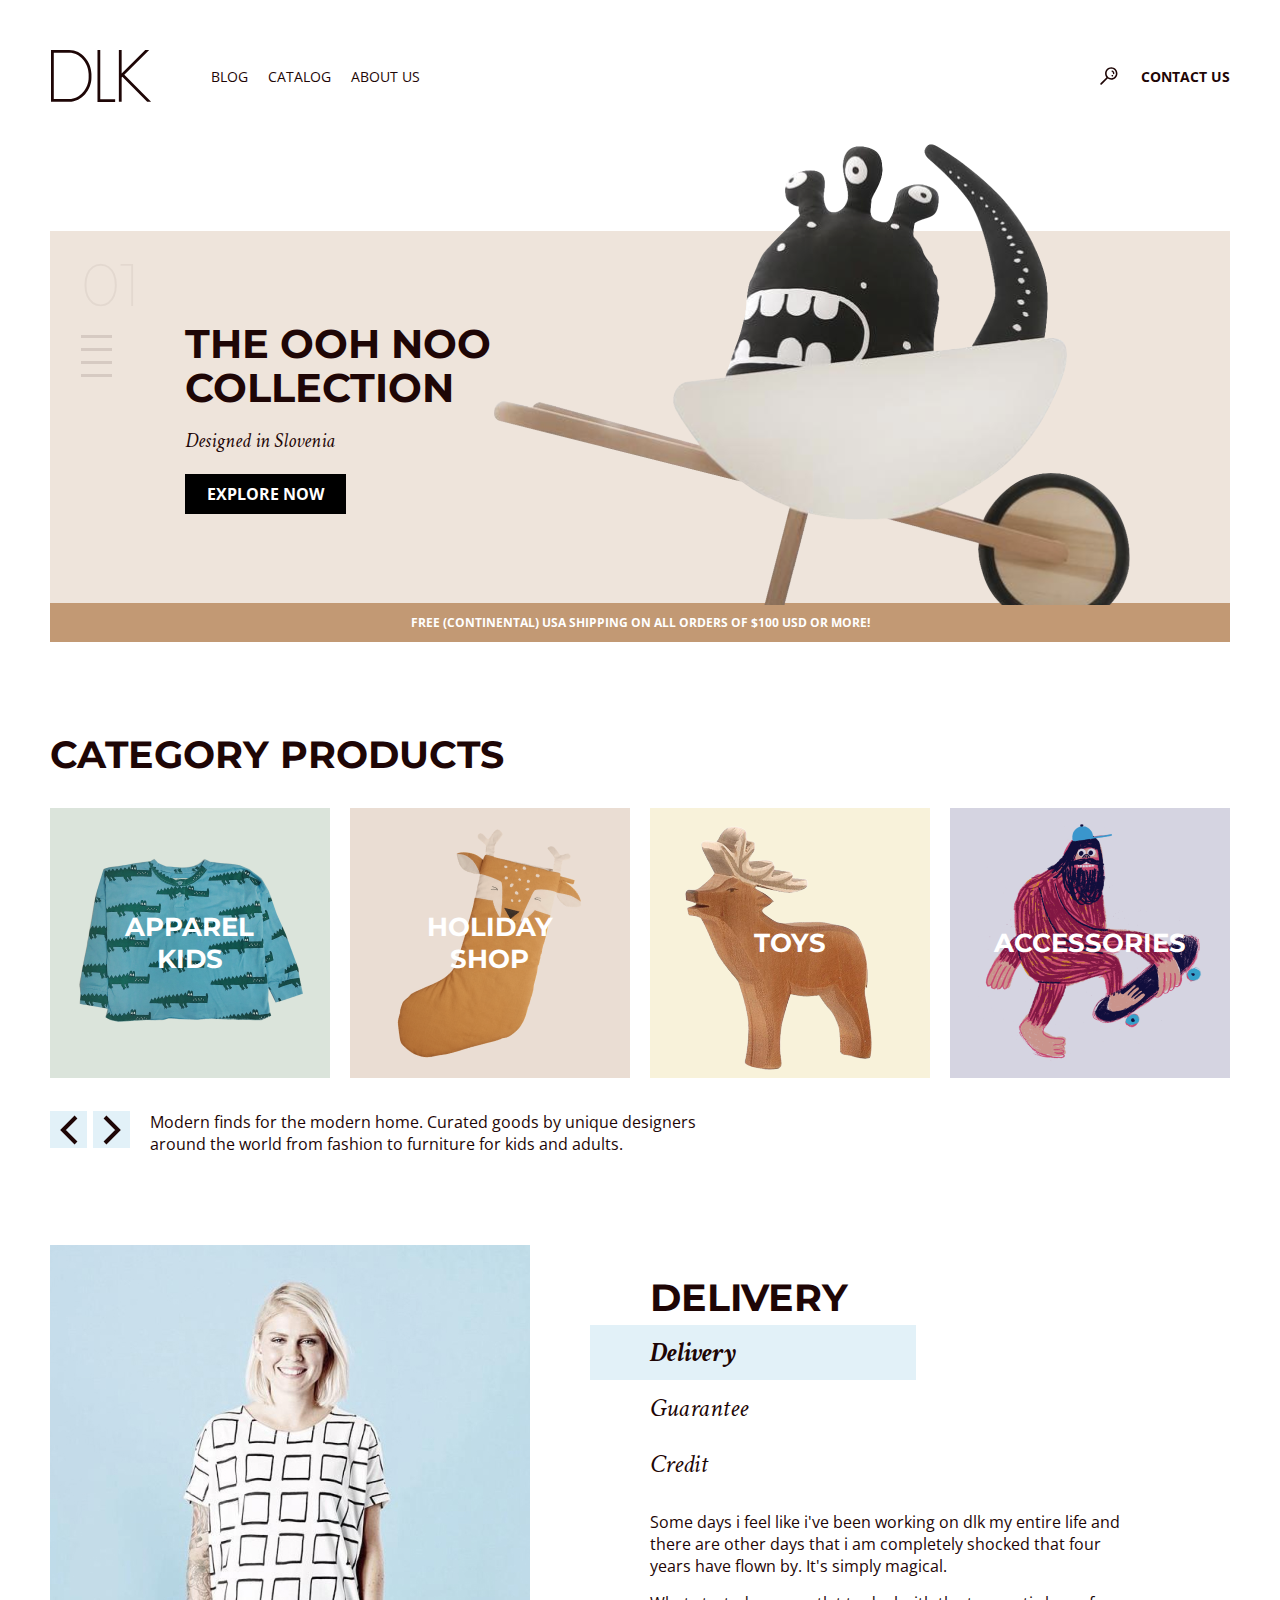
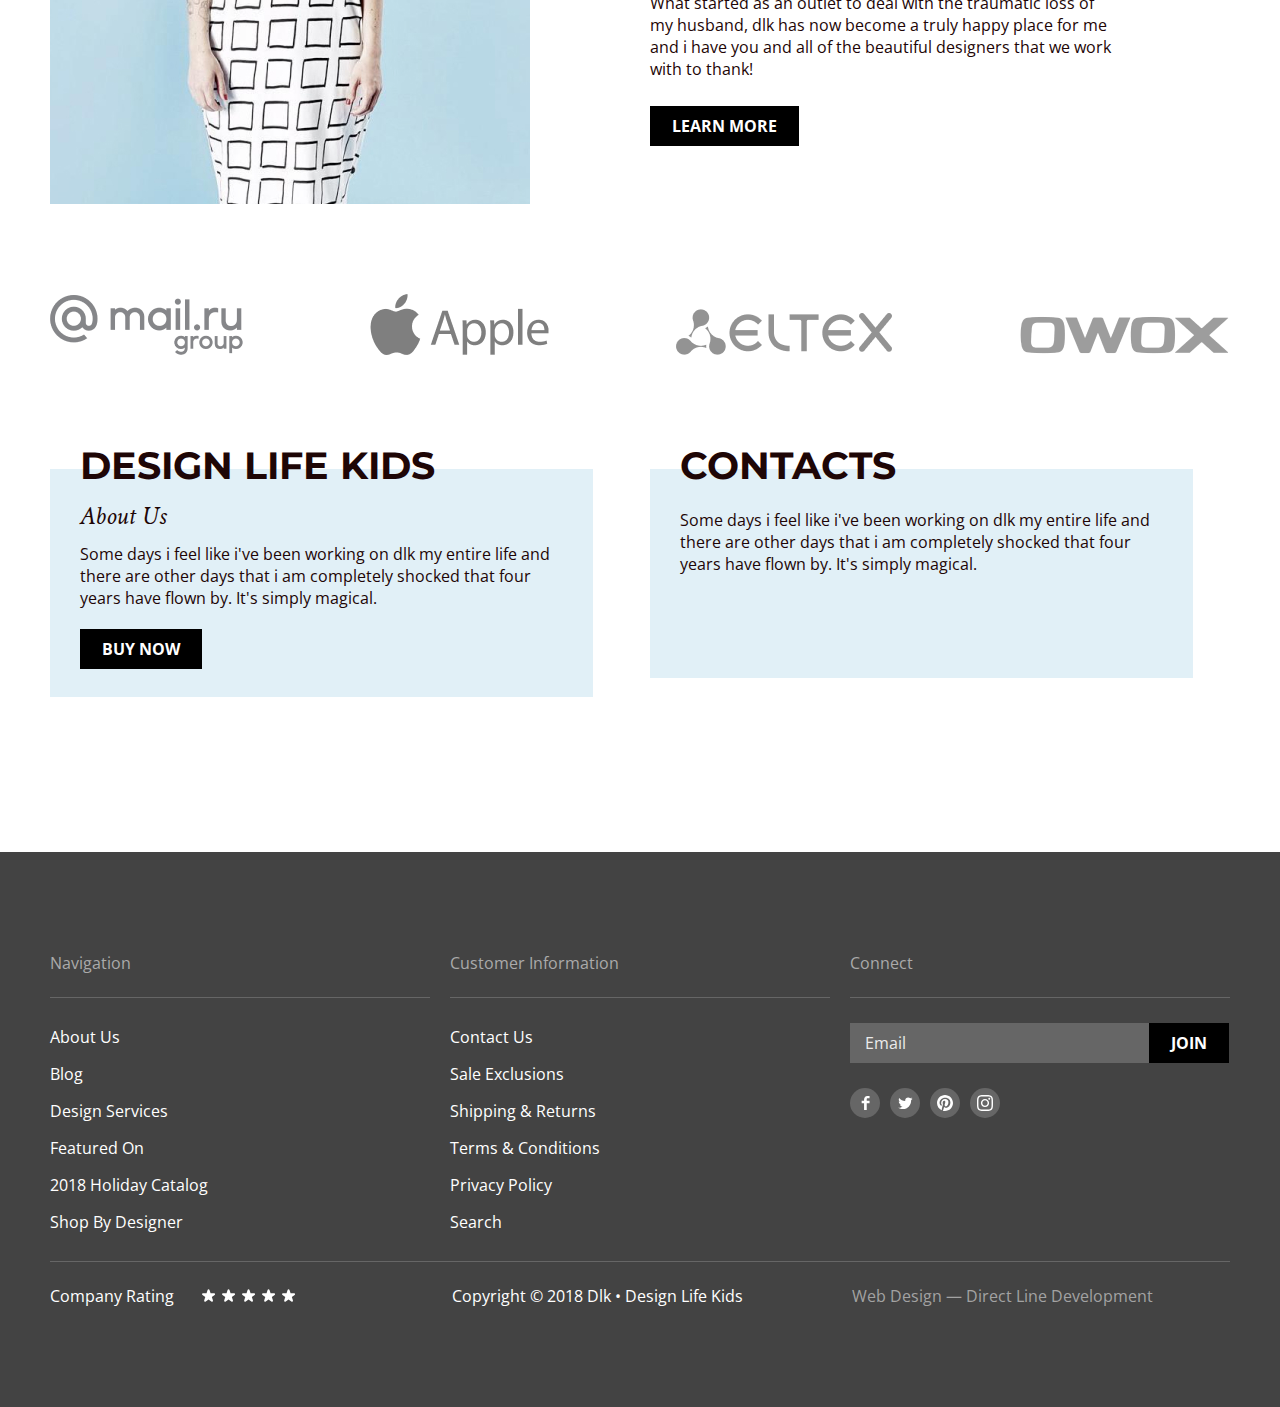
<file: index.html>
<!DOCTYPE html>
<html lang="en">
<head>
    <meta charset="UTF-8">
    <meta http-equiv="X-UA-Compatible" content="IE=edge">
    <meta name="viewport" content="width=device-width, initial-scale=1.0">
    <link rel="stylesheet" href="/style/normalize.css">
    <link rel="stylesheet" href="/style/common.css">
    <link rel="stylesheet" href="/style/index.css">
    <link rel="stylesheet" href="/style/contact.css">
    <link rel="preconnect" href="https://fonts.googleapis.com">
    <link rel="preconnect" href="https://fonts.gstatic.com" crossorigin>
    <link href="https://fonts.googleapis.com/css2?family=Crimson+Text:ital,wght@0,400;0,700;1,400&family=Montserrat:wght@200;700&family=Open+Sans:wght@400;700&display=swap" rel="stylesheet">
    <title>DLK</title>
</head>
<body>
    <header class="header container">
        <a href="/" class="header__link">
            <img src="./img/icon/logo.svg" alt="logo" class="header__logo">
        </a>
        <nav class="header__nav right">
            <ul class="header__list undotted">
                <li class="header__list-item">
                    <a href="./page/blog.html" class="header__list-link">Blog</a>
                </li>
                <li class="header__list-item">
                    <a href="./page/catalog.html" class="header__list-link">Catalog</a>
                </li>
                <li class="header__list-item">
                    <a href="#" class="header__list-link">About Us</a>
                </li>
            </ul>
        </nav>
        <ul class="header__list undotted">
            <li class="header__list-item">
                <a href="#" class="header__list-link">
                    <img src="./img/icon/loupe.svg" alt="loupe" class="header__list-loupe">
                </a>
            </li>
            <li class="header__list-item">
                <a href="./page/contact.html" class="header__list-link fatty">Contact  Us</a>
            </li>
        </ul>
    </header>
    <main class="main">
        <section class="collection container">
            <div class="collection__wrapper">
                <div class="collection__switch">
                    <span class="collection__switch-num">01</span>
                    <ul class="collection__switch-list undotted">
                        <li class="collection__switch-list-item">
                            <button class="collection__switch-list-item-button"></button>
                        </li>
                        <li class="collection__switch-list-item">
                            <button class="collection__switch-list-item-button"></button>
                        </li>
                        <li class="collection__switch-list-item">
                            <button class="collection__switch-list-item-button"></button>
                        </li>
                        <li class="collection__switch-list-item">
                            <button class="collection__switch-list-item-button"></button>
                        </li>
                    </ul>
                </div>
                <div class="collection__text">
                    <h1 class="collection__text-title">THE OOH NOO COLLECTION</h1>
                    <p class="collection__text-subtitle">Designed in Slovenia</p>
                    <button class="collection__text-button" type="button">EXPLORE NOW</button>
                </div>
            </div>
            <div class="collection__basement">
                <p class="collection__sub-subtitle">Free (continental) USA shipping on all orders of $100 USD or more!</p>
            </div>
            <img src="/img/monster.png" alt="monster" class="collection__img">
        </section>
        <section class="category container">
            <div class="category__products">
                <h2 class="category__products-title">Category Products</h2>
                <ul class="category__products-list undotted">
                    <li class="category__products-list-item green">
                        <a href="#" class="category__products-list-item-link">
                            <p class="category__products-list-item-text text-apparel">APPAREL KIDS</p>
                            <img src="./img/apparel_kids.png" alt="apparel kids" width="280" height="270" class="category__products-list-item-img">
                        </a>
                    </li>
                    <li class="category__products-list-item brown">
                        <a href="#" class="category__products-list-item-link">
                            <p class="category__products-list-item-text text-holiday">HOLIDAY SHOP</p>
                            <img src="./img/holiday_shop.png" alt="holiday shop" width="280" height="270" class="category__products-list-item-img">
                        </a>
                    </li>
                    <li class="category__products-list-item beige">
                        <a href="#" class="category__products-list-item-link">
                            <p class="category__products-list-item-text text-toys">TOYS</p>
                            <img src="./img/toys.png" alt="toys" width="280" height="270" class="category__products-list-item-img">
                        </a>
                    </li>
                    <li class="category__products-list-item blue">
                        <a href="#" class="category__products-list-item-link text-accessories">
                            <p class="category__products-list-item-text text-accessories">ACCESSORIES</p>
                            <img src="./img/accessories.png" alt="accessories" width="280" height="270" class="category__products-list-item-img">
                        </a>
                    </li>
                </ul>
            </div>
            <div class="category__switch">
                <button class="category__switch-left-arrow"></button>
                <button class="category__switch-right-arrow"></button>
                <p class="category__switch-subtitle">Modern finds for the modern home. Curated goods by unique designers around the world from fashion to furniture for kids and adults.</p>
            </div>
        </section>
        <section class="delivery container">
            <img class="delivery__img" src="./img/dress.jpg" alt="dress" width="480" height="559">
            <div class="delivery__text">
                <h2 class="delivery__text-title">Delivery</h2>
                <p class="delivery__text-subtitle delivery__weight background-blue">Delivery</p>
                <p class="delivery__text-subtitle">Guarantee</p>
                <p class="delivery__text-subtitle delivery__text-subtitle-margin">Credit</p>
                <p class="delivery__text-description">Some days i feel like i've been working on dlk my entire life and there are other days that i am completely shocked that four years have flown by. It's simply magical.</p>
                <p class="delivery__text-description delivery__margin">What started as an outlet to deal with the traumatic loss of my husband, dlk has now become a truly happy place for me and i have you and all of the beautiful designers that we work with to thank!</p>
                <a href="#" class="delivery__text-link">LEARN MORE</a>
            </div>
        </section>
        <section class="awards container">
            <ul class="awards__list undotted">
                <li class="awards__list-item">
                    <img src="./img/mail.png" alt="mail" width="193" height="60" class="awards__list-item-img">
                </li>
                <li class="awards__list-item">
                    <img src="./img/apple.png" alt="apple" width="179" height="61" class="awards__list-item-img">
                </li>
                <li class="awards__list-item">
                    <img src="./img/eltex.png" alt="eltex" width="216" height="46" class="awards__list-item-img">
                </li>
                <li class="awards__list-item"> 
                    <img src="./img/owox.png" alt="owox" width="211" height="40" class="awards__list-item-img">
                </li>
            </ul>
        </section>
    </main>
    <div class="wrapper container">
        <section class="design">
            <div class="design__wrapper">
                <h2 class="design__title">Design Life Kids</h2>
                <p class="design__subtitle">About Us</p>
                <p class="design__description">Some days i feel like i've been working on dlk my entire life and there are other days that i am completely shocked that four years have flown by. It's simply magical.</p>
                <a href="#" class="design__link">buy now</a>
            </div>
        </section> 
        <article class="contacts">
            <div class="contacts__wrapper">
                <h2 class="contacts__title">Contacts</h2>
                <p class="contacts__subtitle">Some days i feel like i've been working on dlk my entire life and there are other days that i am completely shocked that four years have flown by. It's simply magical.</p>
                <iframe src="https://www.google.com/maps/embed?pb=!1m18!1m12!1m3!1d3153.58601728222!2d-122.4236554651123!3d37.776304100000004!2m3!1f0!2f0!3f0!3m2!1i1024!2i768!4f13.1!3m3!1m2!1s0x8085809eb08736cb%3A0xd0499d3f418e942d!2zNzcgRmVsbCBTdCwgU2FuIEZyYW5jaXNjbywgQ0EgOTQxMDIsINCh0KjQkA!5e0!3m2!1sru!2sru!4v1668937738385!5m2!1sru!2sru" width="483" height="196" style="border:0;" allowfullscreen="" loading="lazy" referrerpolicy="no-referrer-when-downgrade"></iframe>
            </div>
        </article>
    </div>
    <footer class="footer">
        <div class="footer__wrapper container">
            <div class="footer__navigation">
                <p class="footer__navigation-title border">Navigation</p>
                <nav class="footer__navigation-nav">
                    <ul class="footer__navigation-nav-list undotted">
                        <li class="footer__navigation-nav-list-item">
                            <a href="#" class="footer__navigation-nav-list-item-link">About Us</a>
                        </li>
                        <li class="footer__navigation-nav-list-item">
                            <a href="#" class="footer__navigation-nav-list-item-link">Blog</a>
                        </li>
                        <li class="footer__navigation-nav-list-item">
                            <a href="#" class="footer__navigation-nav-list-item-link">Design Services</a>
                        </li>
                        <li class="footer__navigation-nav-list-item">
                            <a href="#" class="footer__navigation-nav-list-item-link">Featured On</a>
                        </li>
                        <li class="footer__navigation-nav-list-item">
                            <a href="#" class="footer__navigation-nav-list-item-link">2018 Holiday Catalog</a>
                        </li>
                        <li class="footer__navigation-nav-list-item">
                            <a href="#" class="footer__navigation-nav-list-item-link">Shop By Designer</a>
                        </li>
                    </ul>
                </nav>
            </div>
            <div class="footer_information">
                <p class="footer_information-title border">Customer Information</p>
                <nav class="footer_information-nav"> 
                    <ul class="footer_information-nav-list undotted">
                        <li class="footer_information-nav-list-item">
                            <a href="#" class="footer_information-nav-list-item-link">Contact Us</a>
                        </li>
                        <li class="footer_information-nav-list-item">
                            <a href="#" class="footer_information-nav-list-item-link">Sale Exclusions</a>
                        </li>
                        <li class="footer_information-nav-list-item">
                            <a href="#" class="footer_information-nav-list-item-link">Shipping & Returns</a>
                        </li>
                        <li class="footer_information-nav-list-item">
                            <a href="#" class="footer_information-nav-list-item-link">Terms & Conditions</a>
                        </li>
                        <li class="footer_information-nav-list-item">
                            <a href="#" class="footer_information-nav-list-item-link">Privacy Policy</a>
                        </li>
                        <li class="footer_information-nav-list-item">
                            <a href="#" class="footer_information-nav-list-item-link">Search</a>
                        </li>
                    </ul>
                </nav>
            </div>
            <div class="footer__connect">
                <p class="footer__connect-title footer__connect-border">Connect</p>
                <div class="footer__connect-email">
                    <input type="text" name="text" placeholder="Email" class="footer__connect-input">
                    <button class="footer__connect-button">Join</button>
                </div>
                <ul class="footer__connect-list undotted">
                    <li class="footer__connect-list-item">
                        <a href="#" class="footer__connect-list-item-link">
                            <img src="./img/icon/facebook.svg" alt="facebook" class="footer__connect-list-item-link-img">
                        </a>
                    </li>
                    <li class="footer__connect-list-item"> 
                        <a href="#" class="footer__connect-list-item-link">
                            <img src="./img/icon/twitter.svg" alt="twitter" class="footer__connect-list-item-link-img">
                        </a>
                    </li>
                    <li class="footer__connect-list-item">
                        <a href="#" class="footer__connect-list-item-link">
                            <img src="./img/icon/pinterest.svg" alt="pinterest" class="footer__connect-list-item-link-img">
                        </a>
                    </li>
                    <li class="footer__connect-list-item">
                        <a href="#" class="footer__connect-list-item-link">
                            <img src="./img/icon/instagram.svg" alt="instagram" class="footer__connect-list-item-link-img">
                        </a>
                    </li>
                </ul>
            </div>
        </div>
        <div class="footer__bottom container">
            <ul class="footer__bottom-list undotted">
                <li class="footer__bottom-list-item footer__bottom-rating">
                    <fieldset class="footer__bottom-list-rating">
                        Company Rating
                        <div class="footer__bottom-rating-area">
                            <input type="radio" id="star-5" name="rating" value="5">
                            <label for="star-5" title="grade «5»"></label>	
                            <input type="radio" id="star-4" name="rating" value="4">
                            <label for="star-4" title="grade «4»"></label>    
                            <input type="radio" id="star-3" name="rating" value="3">
                            <label for="star-3" title="grade «3»"></label>  
                            <input type="radio" id="star-2" name="rating" value="2">
                            <label for="star-2" title="grade «2»"></label>    
                            <input type="radio" id="star-1" name="rating" value="1">
                            <label for="star-1" title="grade «1»"></label>
                        </div>
                    </fieldset>
                </li>
                <li class="footer__bottom-list-item footer__bottom-copyright">Copyright © 2018 Dlk • Design Life Kids</li>
                <li class="footer__bottom-list-item transparent">Web Design — Direct Line Development</li>
            </ul>
        </div>
    </footer>
    <div class="modal">
        <div class="modal__overlay"></div>
        <div class="contact__main">
            <div class="contact__main-wrapper">
                <form method="post" action="#" class="contact__main-form">
                    <div class="input__wrapper">
                        <label for="name" class="contact__main-label">Name</label>
                        <input type="text" id="name" placeholder="Ivan Ivanov" class="contact__main-input">
                    </div>
                    <div class="wrapper-two-input">
                        <div class="input__wrapper">
                            <label for="phone" class="contact__main-label">Phone</label>
                            <input type="tel" id="phone" class="contact__main-input">
                        </div>
                        <div class="input__wrapper">
                            <label for="email" class="contact__main-label">Email</label>
                            <input type="email" id="email" class="contact__main-input">
                        </div>
                    </div>
                    <div class="contact__main-message">
                        <p class="contact__main-label">Message</p>
                        <textarea name="message" id="" cols="80" rows="10" class="contact__main-textarea"></textarea>
                    </div>
                    <div class="contact__main-personal">
                        <input id="personal" type="checkbox" class="contact__main-checkbox" checked>
                        <label for="personal" class="contact__main-label">By clicking on the button, you consent to the processing of your personal data</label>
                    </div>
                    <button type="submit" class="contact__main-submit">Submit</button>
                </form>
            </div>
        </div>
        <a href="#" class="modal__close"></a>
    </div>
    <script src="./js/script.js"></script>
</body>
</html>
</file>
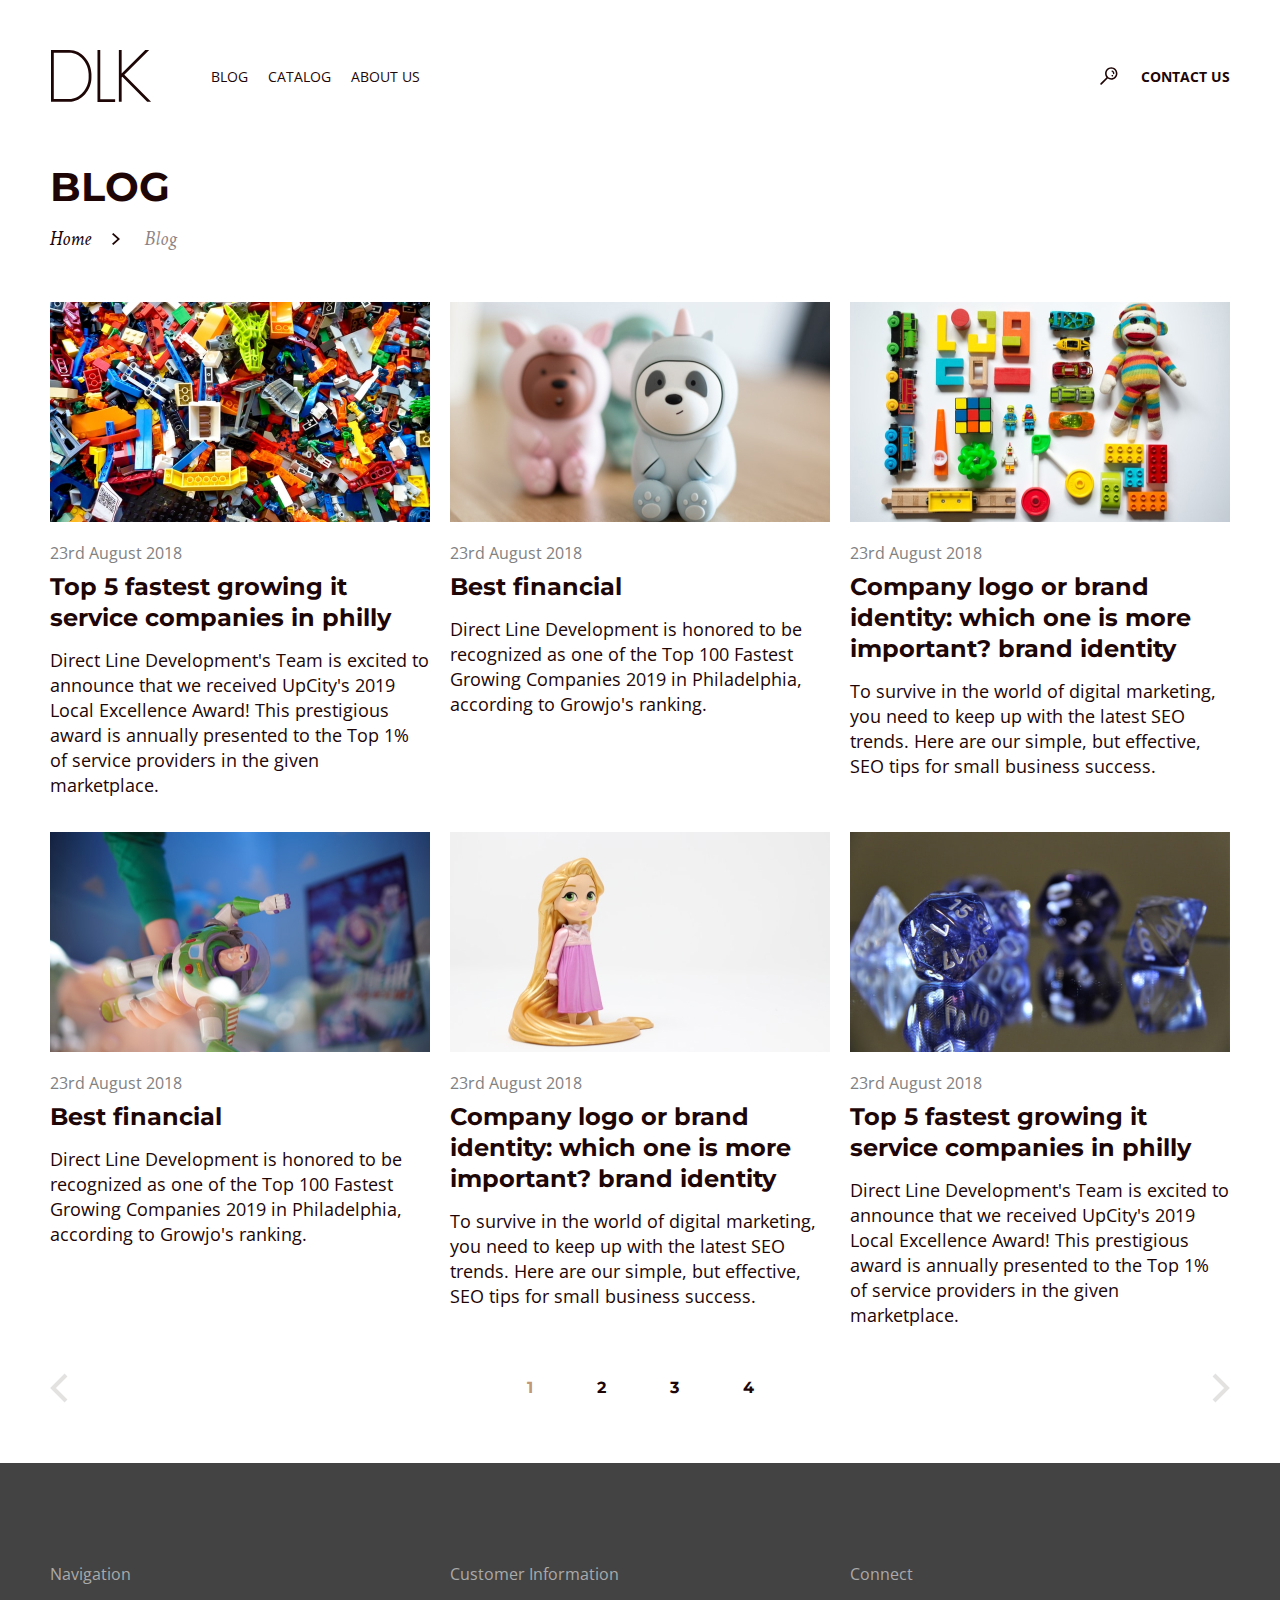
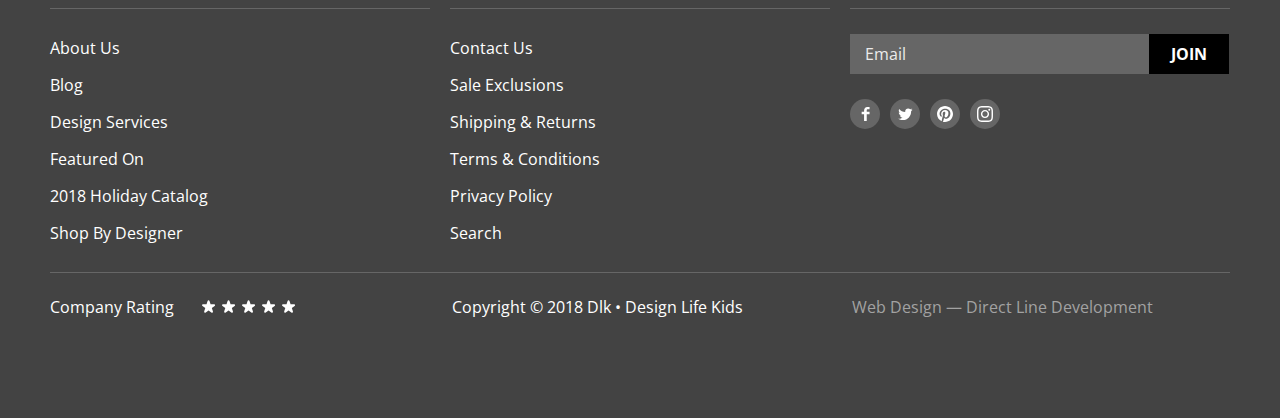
<file: page/blog.html>
<!DOCTYPE html>
<html lang="en">
<head>
    <meta charset="UTF-8">
    <meta http-equiv="X-UA-Compatible" content="IE=edge">
    <meta name="viewport" content="width=device-width, initial-scale=1.0">
    <link rel="stylesheet" href="/style/normalize.css">
    <link rel="stylesheet" href="/style/common.css">
    <link rel="stylesheet" href="/style/blog.css">
    <link rel="preconnect" href="https://fonts.googleapis.com">
    <link rel="preconnect" href="https://fonts.gstatic.com" crossorigin>
    <link href="https://fonts.googleapis.com/css2?family=Crimson+Text:ital,wght@0,400;0,700;1,400&family=Montserrat:wght@200;700&family=Open+Sans:wght@400;700&display=swap" rel="stylesheet">
    <title>Blog</title>
</head>
<body>
    <header class="header container">
        <a href="/index.html" class="header__link">
            <img src="/img/icon/logo.svg" alt="logo" class="header__logo">
        </a>
        <nav class="header__nav right">
            <ul class="header__list undotted">
                <li class="header__list-item">
                    <a href="/" class="header__list-link">Blog</a>
                </li>
                <li class="header__list-item">
                    <a href="./catalog.html" class="header__list-link">Catalog</a>
                </li>
                <li class="header__list-item">
                    <a href="#" class="header__list-link">About Us</a>
                </li>
            </ul>
        </nav>
        <ul class="header__list undotted">
            <li class="header__list-item">
                <a href="#" class="header__list-link">
                    <img src="/img/icon/loupe.svg" alt="loupe" class="header__list-loupe">
                </a>
            </li>
            <li class="header__list-item">
                <a href="/page/contact.html" class="header__list-link fatty">Contact Us</a>
            </li>
        </ul>
    </header>
    <main>
        <section class="blog container">
            <h1 class="blog__title">Blog</h1>
            <div class="blog__path">
                <p class="blog__subtitle blog__vector">Home</p>
                <p class="blog__subtitle blog__active">Blog</p>
            </div>
            <div class="blog__catalog">
                <ul class="blog__catalog-list undotted">
                    <li class="blog__catalog-list-item">
                        <img src="/img/constructor.jpg" alt="constructor" class="blog__catalog-img">
                        <p class="blog__catalog-date">23rd August 2018</p>
                        <p class="blog__catalog-title">Top 5 fastest growing it service companies in philly</p>
                        <p class="blog__catalog-subtitle">Direct Line Development's Team is excited to announce that we received UpCity's 2019 Local Excellence Award! This prestigious award is annually presented to the Top 1% of service providers in the given marketplace.</p>
                    </li>
                    <li class="blog__catalog-list-item">
                        <img src="/img/bears.jpg" alt="bears" class="blog__catalog-img">
                        <p class="blog__catalog-date">23rd August 2018</p>
                        <p class="blog__catalog-title">Best financial</p>
                        <p class="blog__catalog-subtitle">Direct Line Development is honored to be recognized as one of the Top 100 Fastest Growing Companies 2019 in Philadelphia, according to Growjo's ranking.</p>
                    </li>
                    <li class="blog__catalog-list-item">
                        <img src="/img/details.jpg" alt="details" class="blog__catalog-img">
                        <p class="blog__catalog-date">23rd August 2018</p>
                        <p class="blog__catalog-title">Company logo or brand identity: which one is more important? brand identity</p>
                        <p class="blog__catalog-subtitle">To survive in the world of digital marketing, you need to keep up with the latest SEO trends. Here are our simple, but effective, SEO tips for small business success.</p>
                    </li>
                    <li class="blog__catalog-list-item">
                        <img src="/img/toy.jpg" alt="toy" class="blog__catalog-img">
                        <p class="blog__catalog-date">23rd August 2018</p>
                        <p class="blog__catalog-title">Best financial</p>
                        <p class="blog__catalog-subtitle">Direct Line Development is honored to be recognized as one of the Top 100 Fastest Growing Companies 2019 in Philadelphia, according to Growjo's ranking.</p>
                    </li>
                    <li class="blog__catalog-list-item">
                        <img src="/img/rapunzel.jpg" alt="rapunzel" class="blog__catalog-img">
                        <p class="blog__catalog-date">23rd August 2018</p>
                        <p class="blog__catalog-title">Company logo or brand identity: which one is more important? brand identity</p>
                        <p class="blog__catalog-subtitle">To survive in the world of digital marketing, you need to keep up with the latest SEO trends. Here are our simple, but effective, SEO tips for small business success.</p>
                    </li>
                    <li class="blog__catalog-list-item">
                        <img src="/img/figurines.jpg" alt="figurines" class="blog__catalog-img">
                        <p class="blog__catalog-date">23rd August 2018</p>
                        <p class="blog__catalog-title">Top 5 fastest growing it service companies in philly</p>
                        <p class="blog__catalog-subtitle">Direct Line Development's Team is excited to announce that we received UpCity's 2019 Local Excellence Award! This prestigious award is annually presented to the Top 1% of service providers in the given marketplace.</p>
                    </li>
                </ul>
            </div>
            <div class="blog__pages">
                <button class="blog__pages-btn-left"></button>
                <div class="blog__pages-numbers">
                    <button class="blog__pages-num num-active">1</button>
                    <button class="blog__pages-num">2</button>
                    <button class="blog__pages-num">3</button>
                    <button class="blog__pages-num">4</button>
                </div>
                <button class="blog__pages-btn-right"></button>
            </div>
        </section>
    </main>
    <footer class="footer">
        <div class="footer__wrapper container">
            <div class="footer__navigation">
                <p class="footer__navigation-title border">Navigation</p>
                <nav class="footer__navigation-nav">
                    <ul class="footer__navigation-nav-list undotted">
                        <li class="footer__navigation-nav-list-item">
                            <a href="#" class="footer__navigation-nav-list-item-link">About Us</a>
                        </li>
                        <li class="footer__navigation-nav-list-item">
                            <a href="#" class="footer__navigation-nav-list-item-link">Blog</a>
                        </li>
                        <li class="footer__navigation-nav-list-item">
                            <a href="#" class="footer__navigation-nav-list-item-link">Design Services</a>
                        </li>
                        <li class="footer__navigation-nav-list-item">
                            <a href="#" class="footer__navigation-nav-list-item-link">Featured On</a>
                        </li>
                        <li class="footer__navigation-nav-list-item">
                            <a href="#" class="footer__navigation-nav-list-item-link">2018 Holiday Catalog</a>
                        </li>
                        <li class="footer__navigation-nav-list-item">
                            <a href="#" class="footer__navigation-nav-list-item-link">Shop By Designer</a>
                        </li>
                    </ul>
                </nav>
            </div>
            <div class="footer_information">
                <p class="footer_information-title border">Customer Information</p>
                <nav class="footer_information-nav"> 
                    <ul class="footer_information-nav-list undotted">
                        <li class="footer_information-nav-list-item">
                            <a href="#" class="footer_information-nav-list-item-link">Contact Us</a>
                        </li>
                        <li class="footer_information-nav-list-item">
                            <a href="#" class="footer_information-nav-list-item-link">Sale Exclusions</a>
                        </li>
                        <li class="footer_information-nav-list-item">
                            <a href="#" class="footer_information-nav-list-item-link">Shipping & Returns</a>
                        </li>
                        <li class="footer_information-nav-list-item">
                            <a href="#" class="footer_information-nav-list-item-link">Terms & Conditions</a>
                        </li>
                        <li class="footer_information-nav-list-item">
                            <a href="#" class="footer_information-nav-list-item-link">Privacy Policy</a>
                        </li>
                        <li class="footer_information-nav-list-item">
                            <a href="#" class="footer_information-nav-list-item-link">Search</a>
                        </li>
                    </ul>
                </nav>
            </div>
            <div class="footer__connect">
                <p class="footer__connect-title footer__connect-border">Connect</p>
                <div class="footer__connect-email">
                    <input type="text" name="text" placeholder="Email" class="footer__connect-input">
                    <button class="footer__connect-button">Join</button>
                </div>
                <ul class="footer__connect-list undotted">
                    <li class="footer__connect-list-item">
                        <a href="#" class="footer__connect-list-item-link">
                            <img src="/img/icon/facebook.svg" alt="facebook" class="footer__connect-list-item-link-img">
                        </a>
                    </li>
                    <li class="footer__connect-list-item"> 
                        <a href="#" class="footer__connect-list-item-link">
                            <img src="/img/icon/twitter.svg" alt="twitter" class="footer__connect-list-item-link-img">
                        </a>
                    </li>
                    <li class="footer__connect-list-item">
                        <a href="#" class="footer__connect-list-item-link">
                            <img src="/img/icon/pinterest.svg" alt="pinterest" class="footer__connect-list-item-link-img">
                        </a>
                    </li>
                    <li class="footer__connect-list-item">
                        <a href="#" class="footer__connect-list-item-link">
                            <img src="/img/icon/instagram.svg" alt="instagram" class="footer__connect-list-item-link-img">
                        </a>
                    </li>
                </ul>
            </div>
        </div>
        <div class="footer__bottom container">
            <ul class="footer__bottom-list undotted">
                <li class="footer__bottom-list-item footer__bottom-rating">
                    <fieldset class="footer__bottom-list-rating">
                        Company Rating
                        <div class="footer__bottom-rating-area">
                            <input type="radio" id="star-5" name="rating" value="5">
                            <label for="star-5" title="grade «5»"></label>	
                            <input type="radio" id="star-4" name="rating" value="4">
                            <label for="star-4" title="grade «4»"></label>    
                            <input type="radio" id="star-3" name="rating" value="3">
                            <label for="star-3" title="grade «3»"></label>  
                            <input type="radio" id="star-2" name="rating" value="2">
                            <label for="star-2" title="grade «2»"></label>    
                            <input type="radio" id="star-1" name="rating" value="1">
                            <label for="star-1" title="grade «1»"></label>
                        </div>
                    </fieldset>
                </li>
                <li class="footer__bottom-list-item footer__bottom-copyright">Copyright © 2018 Dlk • Design Life Kids</li>
                <li class="footer__bottom-list-item transparent">Web Design — Direct Line Development</li>
            </ul>
        </div>
    </footer>
</body>
</html>
</file>
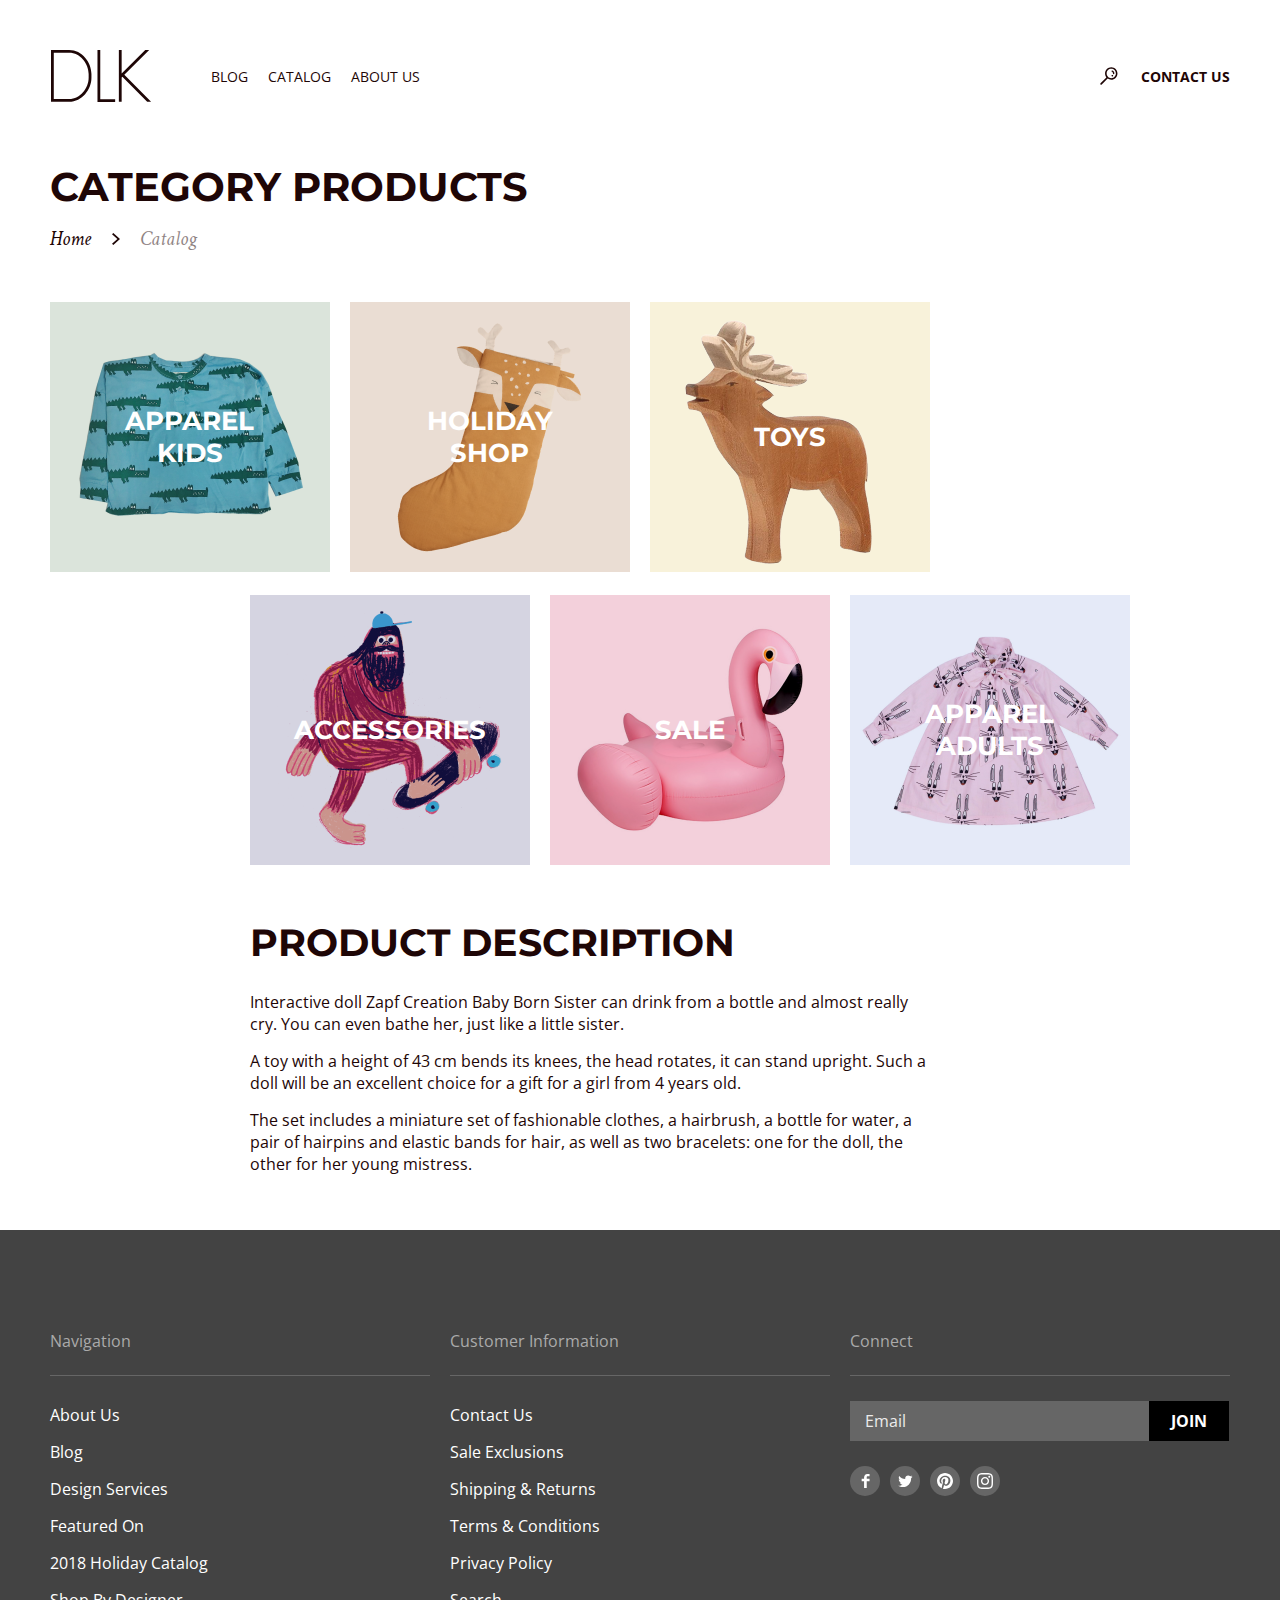
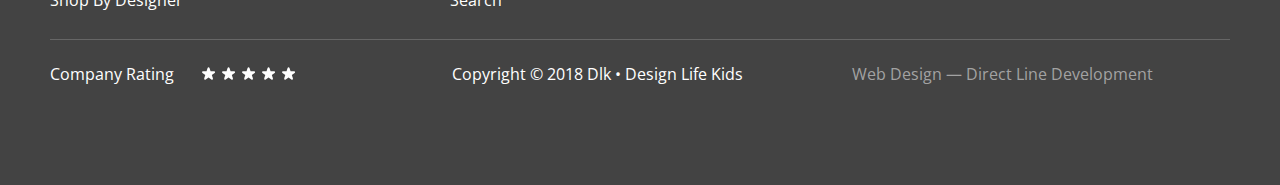
<file: page/catalog.html>
<!DOCTYPE html>
<html lang="en">
<head>
    <meta charset="UTF-8">
    <meta http-equiv="X-UA-Compatible" content="IE=edge">
    <meta name="viewport" content="width=device-width, initial-scale=1.0">
    <link rel="stylesheet" href="/style/normalize.css">
    <link rel="stylesheet" href="/style/common.css">
    <link rel="stylesheet" href="/style/catalog.css">
    <link rel="preconnect" href="https://fonts.googleapis.com">
    <link rel="preconnect" href="https://fonts.gstatic.com" crossorigin>
    <link href="https://fonts.googleapis.com/css2?family=Crimson+Text:ital,wght@0,400;0,700;1,400&family=Montserrat:wght@200;700&family=Open+Sans:wght@400;700&display=swap" rel="stylesheet">
    <title>Catalog</title>
</head>
<body>
    <header class="header container">
        <a href="/index.html" class="header__link">
            <img src="/img/icon/logo.svg" alt="logo" class="header__logo">
        </a>
        <nav class="header__nav right">
            <ul class="header__list undotted">
                <li class="header__list-item">
                    <a href="./blog.html" class="header__list-link">Blog</a>
                </li>
                <li class="header__list-item">
                    <a href="/" class="header__list-link">Catalog</a>
                </li>
                <li class="header__list-item">
                    <a href="#" class="header__list-link">About Us</a>
                </li>
            </ul>
        </nav>
        <ul class="header__list undotted">
            <li class="header__list-item">
                <a href="#" class="header__list-link">
                    <img src="/img/icon/loupe.svg" alt="loupe" class="header__list-loupe">
                </a>
            </li>
            <li class="header__list-item">
                <a href="./contact.html" class="header__list-link fatty">Contact Us</a>
            </li>
        </ul>
    </header>
    <main>
        <section class="category container">
            <h1 class="category__title">Category Products</h1>
            <div class="category__path">
                <p class="category__subtitle category__vector">Home</p>
                <p class="category__subtitle category__active">Catalog</p>
            </div>
            <ul class="category__products-list undotted">
                <li class="category__products-list-item">
                    <a href="#" class="category__products-list-item-link">
                        <p class="category__products-list-item-text text-apparel">APPAREL KIDS</p>
                        <img src="/img/apparel_kids.png" alt="apparel kids" width="280" height="270" class="category__products-list-item-img">
                    </a>
                </li>
                <li class="category__products-list-item">
                    <a href="#" class="category__products-list-item-link">
                        <p class="category__products-list-item-text text-holiday">HOLIDAY SHOP</p>
                        <img src="/img/holiday_shop.png" alt="holiday shop" width="280" height="270" class="category__products-list-item-img">
                    </a>
                </li>
                <li class="category__products-list-item">
                    <a href="#" class="category__products-list-item-link">
                        <a href="/page/toys.html" class="category__products-list-item-text text-toys">TOYS</a>
                        <img src="/img/toys.png" alt="toys" width="280" height="270" class="category__products-list-item-img">
                    </a>
                </li>
                <li class="category__products-list-item">
                    <a href="#" class="category__products-list-item-link">
                        <p class="category__products-list-item-text text-accessories">ACCESSORIES</p>
                        <img src="/img/accessories.png" alt="accessories" width="280" height="270" class="category__products-list-item-img">
                    </a>
                </li>
                <li class="category__products-list-item">
                    <a href="#" class="category__products-list-item-link">
                        <p class="category__products-list-item-text text-sale">SALE</p>
                        <img src="/img/sale.png" alt="sale" width="280" height="270" class="category__products-list-item-img">
                    </a>
                </li>
                <li class="category__products-list-item">
                    <a href="#" class="category__products-list-item-link">
                        <p class="category__products-list-item-text text-adults">APPAREL ADULTS</p>
                        <img src="/img/apparel_adults.png" alt="apparel adults" width="280" height="270" class="category__products-list-item-img">
                    </a>
                </li>
            </ul>
        </section>
        <section class="description container">
            <h1 class="description__title">Product Description</h1>
            <p class="description__subtitle">Interactive doll Zapf Creation Baby Born Sister can drink from a bottle and almost really cry. You can even bathe her, just like a little sister.</p>
            <p class="description__subtitle">A toy with a height of 43 cm bends its knees, the head rotates, it can stand upright. Such a doll will be an excellent choice for a gift for a girl from 4 years old.</p>
            <p class="description__subtitle">The set includes a miniature set of fashionable clothes, a hairbrush, a bottle for water, a pair of hairpins and elastic bands for hair, as well as two bracelets: one for the doll, the other for her young mistress.</p>
        </section>
    </main>
    <footer class="footer">
        <div class="footer__wrapper container">
            <div class="footer__navigation">
                <p class="footer__navigation-title border">Navigation</p>
                <nav class="footer__navigation-nav">
                    <ul class="footer__navigation-nav-list undotted">
                        <li class="footer__navigation-nav-list-item">
                            <a href="#" class="footer__navigation-nav-list-item-link">About Us</a>
                        </li>
                        <li class="footer__navigation-nav-list-item">
                            <a href="#" class="footer__navigation-nav-list-item-link">Blog</a>
                        </li>
                        <li class="footer__navigation-nav-list-item">
                            <a href="#" class="footer__navigation-nav-list-item-link">Design Services</a>
                        </li>
                        <li class="footer__navigation-nav-list-item">
                            <a href="#" class="footer__navigation-nav-list-item-link">Featured On</a>
                        </li>
                        <li class="footer__navigation-nav-list-item">
                            <a href="#" class="footer__navigation-nav-list-item-link">2018 Holiday Catalog</a>
                        </li>
                        <li class="footer__navigation-nav-list-item">
                            <a href="#" class="footer__navigation-nav-list-item-link">Shop By Designer</a>
                        </li>
                    </ul>
                </nav>
            </div>
            <div class="footer_information">
                <p class="footer_information-title border">Customer Information</p>
                <nav class="footer_information-nav"> 
                    <ul class="footer_information-nav-list undotted">
                        <li class="footer_information-nav-list-item">
                            <a href="#" class="footer_information-nav-list-item-link">Contact Us</a>
                        </li>
                        <li class="footer_information-nav-list-item">
                            <a href="#" class="footer_information-nav-list-item-link">Sale Exclusions</a>
                        </li>
                        <li class="footer_information-nav-list-item">
                            <a href="#" class="footer_information-nav-list-item-link">Shipping & Returns</a>
                        </li>
                        <li class="footer_information-nav-list-item">
                            <a href="#" class="footer_information-nav-list-item-link">Terms & Conditions</a>
                        </li>
                        <li class="footer_information-nav-list-item">
                            <a href="#" class="footer_information-nav-list-item-link">Privacy Policy</a>
                        </li>
                        <li class="footer_information-nav-list-item">
                            <a href="#" class="footer_information-nav-list-item-link">Search</a>
                        </li>
                    </ul>
                </nav>
            </div>
            <div class="footer__connect">
                <p class="footer__connect-title footer__connect-border">Connect</p>
                <div class="footer__connect-email">
                    <input type="text" name="text" placeholder="Email" class="footer__connect-input">
                    <button class="footer__connect-button">Join</button>
                </div>
                <ul class="footer__connect-list undotted">
                    <li class="footer__connect-list-item">
                        <a href="#" class="footer__connect-list-item-link">
                            <img src="/img/icon/facebook.svg" alt="facebook" class="footer__connect-list-item-link-img">
                        </a>
                    </li>
                    <li class="footer__connect-list-item"> 
                        <a href="#" class="footer__connect-list-item-link">
                            <img src="/img/icon/twitter.svg" alt="twitter" class="footer__connect-list-item-link-img">
                        </a>
                    </li>
                    <li class="footer__connect-list-item">
                        <a href="#" class="footer__connect-list-item-link">
                            <img src="/img/icon/pinterest.svg" alt="pinterest" class="footer__connect-list-item-link-img">
                        </a>
                    </li>
                    <li class="footer__connect-list-item">
                        <a href="#" class="footer__connect-list-item-link">
                            <img src="/img/icon/instagram.svg" alt="instagram" class="footer__connect-list-item-link-img">
                        </a>
                    </li>
                </ul>
            </div>
        </div>
        <div class="footer__bottom container">
            <ul class="footer__bottom-list undotted">
                <li class="footer__bottom-list-item footer__bottom-rating">
                    <fieldset class="footer__bottom-list-rating">
                        Company Rating
                        <div class="footer__bottom-rating-area">
                            <input type="radio" id="star-5" name="rating" value="5">
                            <label for="star-5" title="grade «5»"></label>	
                            <input type="radio" id="star-4" name="rating" value="4">
                            <label for="star-4" title="grade «4»"></label>    
                            <input type="radio" id="star-3" name="rating" value="3">
                            <label for="star-3" title="grade «3»"></label>  
                            <input type="radio" id="star-2" name="rating" value="2">
                            <label for="star-2" title="grade «2»"></label>    
                            <input type="radio" id="star-1" name="rating" value="1">
                            <label for="star-1" title="grade «1»"></label>
                        </div>
                    </fieldset>
                </li>
                <li class="footer__bottom-list-item footer__bottom-copyright">Copyright © 2018 Dlk • Design Life Kids</li>
                <li class="footer__bottom-list-item transparent">Web Design — Direct Line Development</li>
            </ul>
        </div>
    </footer>
</body>
</html>
</file>
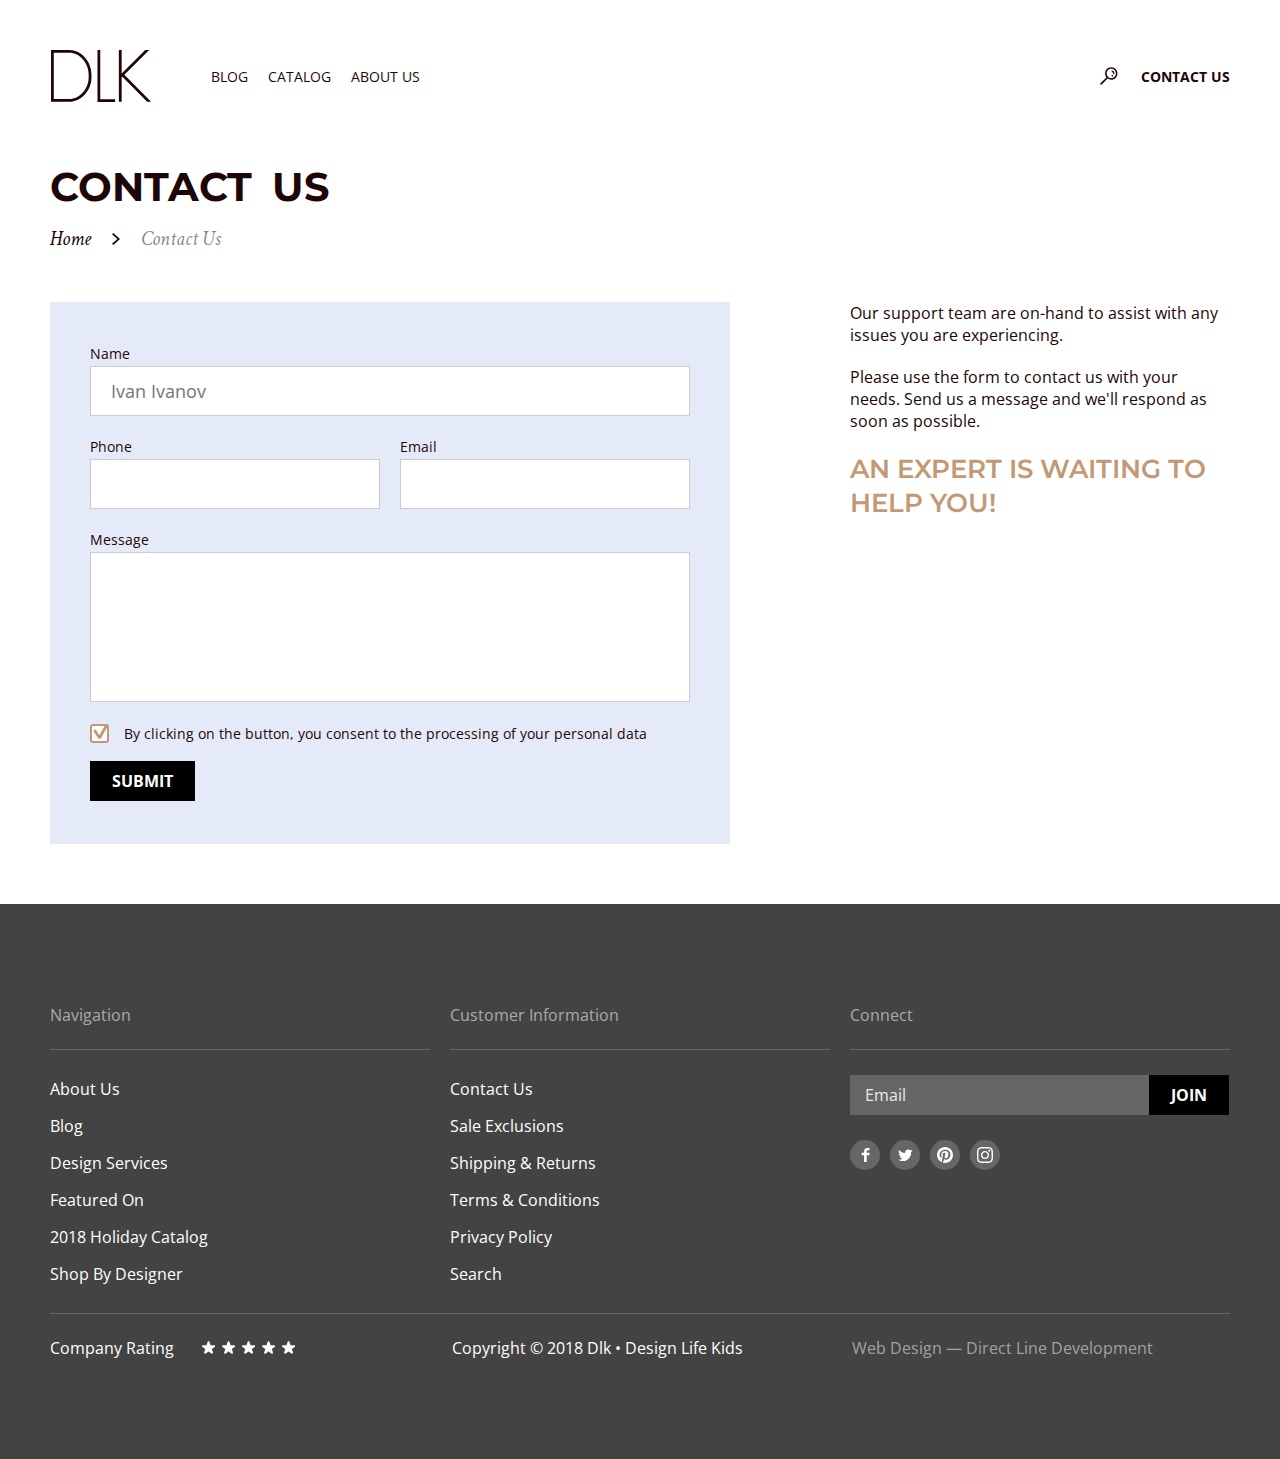
<file: page/contact.html>
<!DOCTYPE html>
<html lang="en">
<head>
    <meta charset="UTF-8">
    <meta http-equiv="X-UA-Compatible" content="IE=edge">
    <meta name="viewport" content="width=device-width, initial-scale=1.0">
    <link rel="stylesheet" href="/style/normalize.css">
    <link rel="stylesheet" href="/style/common.css">
    <link rel="stylesheet" href="/style/contact.css">
    <link rel="preconnect" href="https://fonts.googleapis.com">
    <link rel="preconnect" href="https://fonts.gstatic.com" crossorigin>
    <link href="https://fonts.googleapis.com/css2?family=Crimson+Text:ital,wght@0,400;0,700;1,400&family=Montserrat:wght@200;600;700&family=Open+Sans:wght@400;700&display=swap" rel="stylesheet">
    <title>Contact Us</title>
</head>
<body>
    <header class="header container">
        <a href="/index.html" class="header__link">
            <img src="/img/icon/logo.svg" alt="logo" class="header__logo">
        </a>
        <nav class="header__nav right">
            <ul class="header__list undotted">
                <li class="header__list-item">
                    <a href="./blog.html" class="header__list-link">Blog</a>
                </li>
                <li class="header__list-item">
                    <a href="./catalog.html" class="header__list-link">Catalog</a>
                </li>
                <li class="header__list-item">
                    <a href="#" class="header__list-link">About Us</a>
                </li>
            </ul>
        </nav>
        <ul class="header__list undotted">
            <li class="header__list-item">
                <a href="#" class="header__list-link">
                    <img src="/img/icon/loupe.svg" alt="loupe" class="header__list-loupe">
                </a>
            </li>
            <li class="header__list-item">
                <a href="/" class="header__list-link fatty">Contact Us</a>
            </li>
        </ul>
    </header>
    <main>
        <section class="contact container">
            <h1 class="contact__title">Contact&ensp;Us</h1>
            <div class="contact__path">
                <p class="contact__subtitle contact__vector">Home</p>
                <p class="contact__subtitle contact__active">Contact Us</p>
            </div>
            <div class="contact__main">
                <div class="contact__main-wrapper">
                    <form method="post" action="#" class="contact__main-form">
                        <div class="input__wrapper">
                            <label for="name" class="contact__main-label">Name</label>
                            <input type="text" id="name" placeholder="Ivan Ivanov" class="contact__main-input">
                        </div>
                        <div class="wrapper-two-input">
                            <div class="input__wrapper">
                                <label for="phone" class="contact__main-label">Phone</label>
                                <input type="tel" id="phone" class="contact__main-input">
                            </div>
                            <div class="input__wrapper">
                                <label for="email" class="contact__main-label">Email</label>
                                <input type="email" id="email" class="contact__main-input">
                            </div>
                        </div>
                        <div class="contact__main-message">
                            <p class="contact__main-label">Message</p>
                            <textarea name="message" id="" cols="80" rows="10" class="contact__main-textarea"></textarea>
                        </div>
                        <div class="contact__main-personal">
                            <input id="personal" type="checkbox" class="contact__main-checkbox" checked>
                            <label for="personal" class="contact__main-label">By clicking on the button, you consent to the processing of your personal data</label>
                        </div>
                        <button type="submit" class="contact__main-submit">Submit</button>
                    </form>
                </div>
                <div class="contact__text">
                    <p class="contact__text-subtitle">Our support team are on-hand to assist with any issues you are experiencing.</p>
                    <p class="contact__text-subtitle">Please use the form to contact us with your needs. Send us a message and we'll respond as soon as possible.</p>
                    <p class="contact__text-caps">An expert is waiting to help you!</p>
                </div>
            </div>
        </section>
    </main>
    <footer class="footer">
        <div class="footer__wrapper container">
            <div class="footer__navigation">
                <p class="footer__navigation-title border">Navigation</p>
                <nav class="footer__navigation-nav">
                    <ul class="footer__navigation-nav-list undotted">
                        <li class="footer__navigation-nav-list-item">
                            <a href="#" class="footer__navigation-nav-list-item-link">About Us</a>
                        </li>
                        <li class="footer__navigation-nav-list-item">
                            <a href="#" class="footer__navigation-nav-list-item-link">Blog</a>
                        </li>
                        <li class="footer__navigation-nav-list-item">
                            <a href="#" class="footer__navigation-nav-list-item-link">Design Services</a>
                        </li>
                        <li class="footer__navigation-nav-list-item">
                            <a href="#" class="footer__navigation-nav-list-item-link">Featured On</a>
                        </li>
                        <li class="footer__navigation-nav-list-item">
                            <a href="#" class="footer__navigation-nav-list-item-link">2018 Holiday Catalog</a>
                        </li>
                        <li class="footer__navigation-nav-list-item">
                            <a href="#" class="footer__navigation-nav-list-item-link">Shop By Designer</a>
                        </li>
                    </ul>
                </nav>
            </div>
            <div class="footer_information">
                <p class="footer_information-title border">Customer Information</p>
                <nav class="footer_information-nav"> 
                    <ul class="footer_information-nav-list undotted">
                        <li class="footer_information-nav-list-item">
                            <a href="#" class="footer_information-nav-list-item-link">Contact Us</a>
                        </li>
                        <li class="footer_information-nav-list-item">
                            <a href="#" class="footer_information-nav-list-item-link">Sale Exclusions</a>
                        </li>
                        <li class="footer_information-nav-list-item">
                            <a href="#" class="footer_information-nav-list-item-link">Shipping & Returns</a>
                        </li>
                        <li class="footer_information-nav-list-item">
                            <a href="#" class="footer_information-nav-list-item-link">Terms & Conditions</a>
                        </li>
                        <li class="footer_information-nav-list-item">
                            <a href="#" class="footer_information-nav-list-item-link">Privacy Policy</a>
                        </li>
                        <li class="footer_information-nav-list-item">
                            <a href="#" class="footer_information-nav-list-item-link">Search</a>
                        </li>
                    </ul>
                </nav>
            </div>
            <div class="footer__connect">
                <p class="footer__connect-title footer__connect-border">Connect</p>
                <div class="footer__connect-email">
                    <input type="text" name="text" placeholder="Email" class="footer__connect-input">
                    <button class="footer__connect-button">Join</button>
                </div>
                <ul class="footer__connect-list undotted">
                    <li class="footer__connect-list-item">
                        <a href="#" class="footer__connect-list-item-link">
                            <img src="/img/icon/facebook.svg" alt="facebook" class="footer__connect-list-item-link-img">
                        </a>
                    </li>
                    <li class="footer__connect-list-item"> 
                        <a href="#" class="footer__connect-list-item-link">
                            <img src="/img/icon/twitter.svg" alt="twitter" class="footer__connect-list-item-link-img">
                        </a>
                    </li>
                    <li class="footer__connect-list-item">
                        <a href="#" class="footer__connect-list-item-link">
                            <img src="/img/icon/pinterest.svg" alt="pinterest" class="footer__connect-list-item-link-img">
                        </a>
                    </li>
                    <li class="footer__connect-list-item">
                        <a href="#" class="footer__connect-list-item-link">
                            <img src="/img/icon/instagram.svg" alt="instagram" class="footer__connect-list-item-link-img">
                        </a>
                    </li>
                </ul>
            </div>
        </div>
        <div class="footer__bottom container">
            <ul class="footer__bottom-list undotted">
                <li class="footer__bottom-list-item footer__bottom-rating">
                    <fieldset class="footer__bottom-list-rating">
                        Company Rating
                        <div class="footer__bottom-rating-area">
                            <input type="radio" id="star-5" name="rating" value="5">
                            <label for="star-5" title="grade «5»"></label>	
                            <input type="radio" id="star-4" name="rating" value="4">
                            <label for="star-4" title="grade «4»"></label>    
                            <input type="radio" id="star-3" name="rating" value="3">
                            <label for="star-3" title="grade «3»"></label>  
                            <input type="radio" id="star-2" name="rating" value="2">
                            <label for="star-2" title="grade «2»"></label>    
                            <input type="radio" id="star-1" name="rating" value="1">
                            <label for="star-1" title="grade «1»"></label>
                        </div>
                    </fieldset>
                </li>
                <li class="footer__bottom-list-item footer__bottom-copyright">Copyright © 2018 Dlk • Design Life Kids</li>
                <li class="footer__bottom-list-item transparent">Web Design — Direct Line Development</li>
            </ul>
        </div>
    </footer>
</body>
</html>
</file>
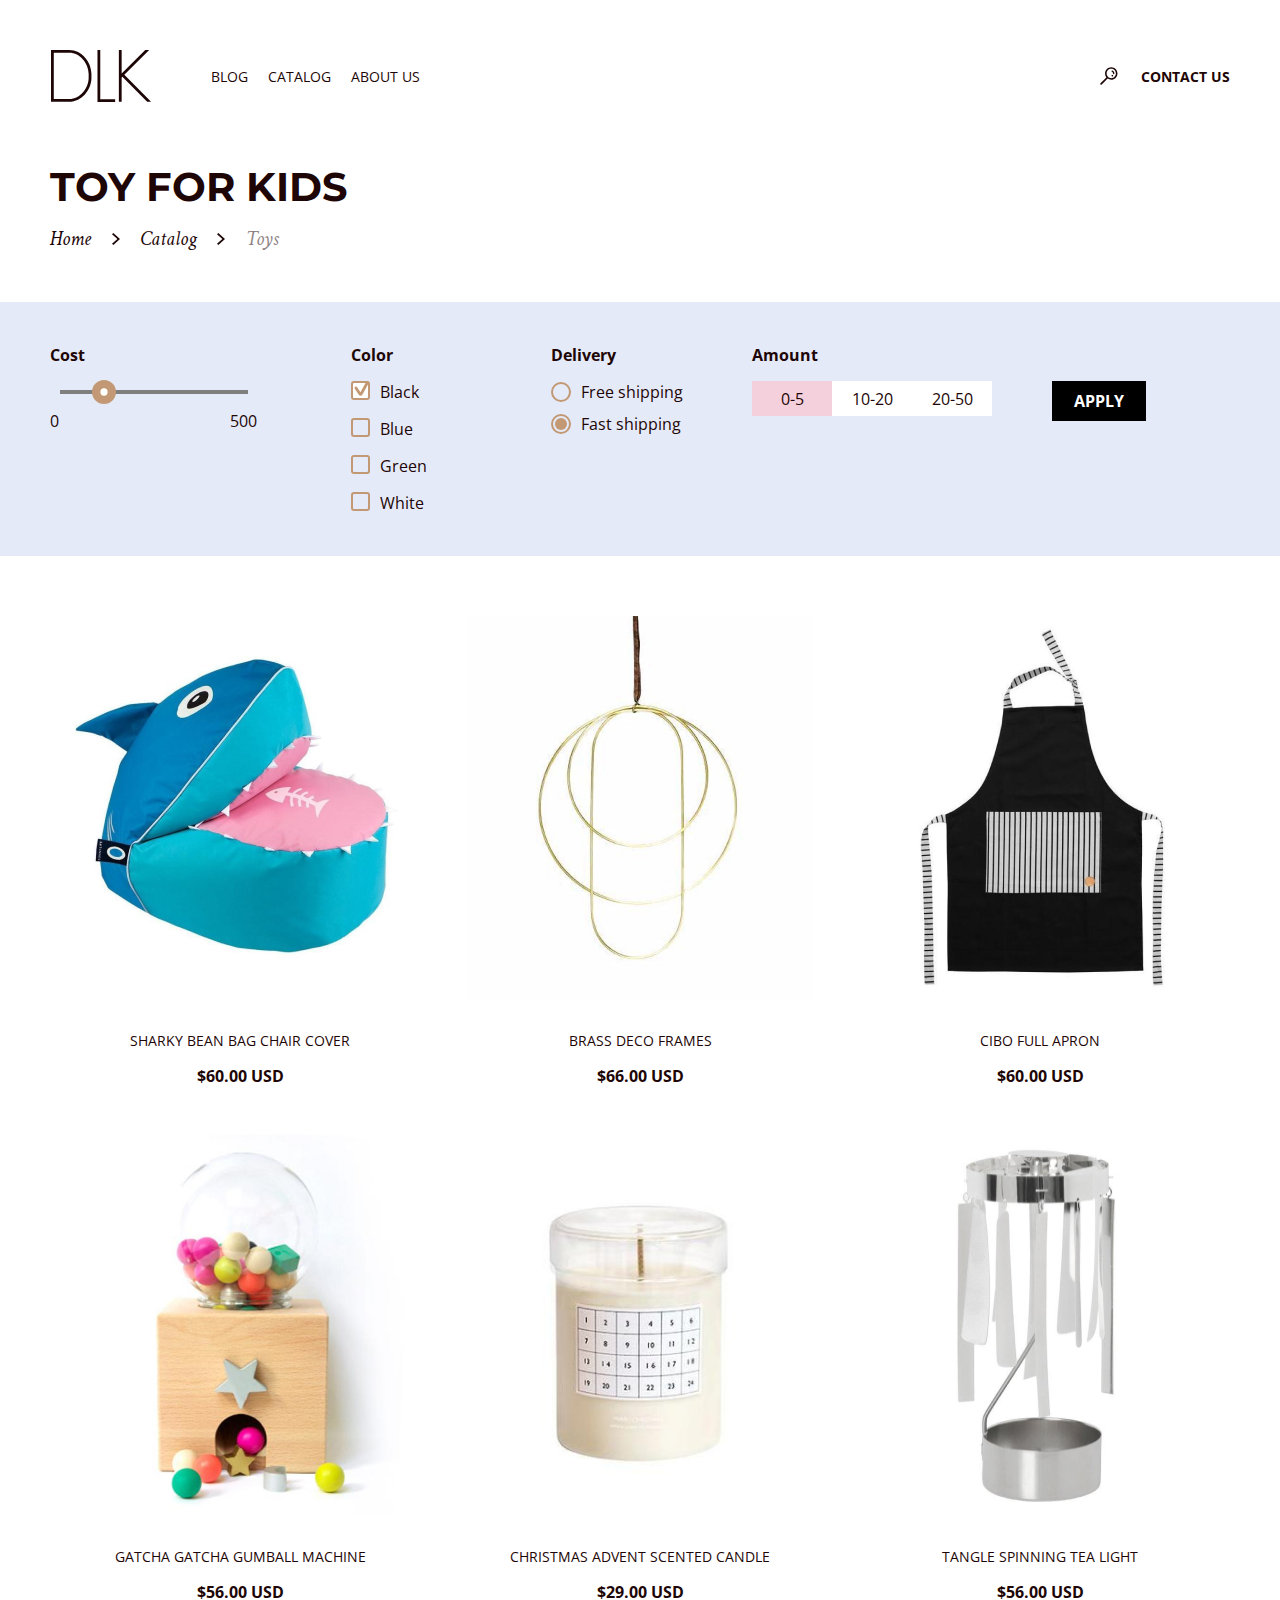
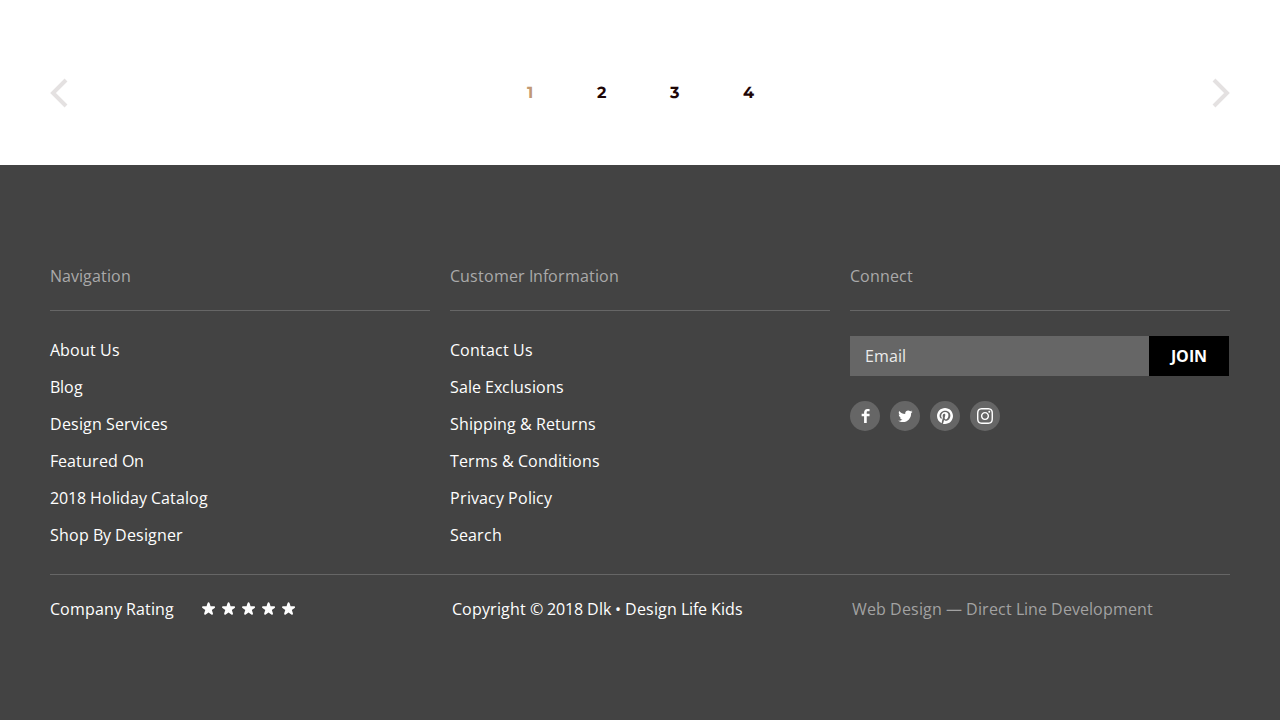
<file: page/toys.html>
<!DOCTYPE html>
<html lang="en">
<head>
    <meta charset="UTF-8">
    <meta http-equiv="X-UA-Compatible" content="IE=edge">
    <meta name="viewport" content="width=device-width, initial-scale=1.0">
    <link rel="stylesheet" href="/style/normalize.css">
    <link rel="stylesheet" href="/style/common.css">
    <link rel="stylesheet" href="/style/toys.css">
    <link rel="preconnect" href="https://fonts.googleapis.com">
    <link rel="preconnect" href="https://fonts.gstatic.com" crossorigin>
    <link href="https://fonts.googleapis.com/css2?family=Crimson+Text:ital,wght@0,400;0,700;1,400&family=Montserrat:wght@200;700&family=Open+Sans:wght@400;700&display=swap" rel="stylesheet">
    <title>Toys</title>
</head>
<body>
    <header class="header container">
        <a href="/index.html" class="header__link">
            <img src="/img/icon/logo.svg" alt="logo" class="header__logo">
        </a>
        <nav class="header__nav right">
            <ul class="header__list undotted">
                <li class="header__list-item">
                    <a href="./blog.html" class="header__list-link">Blog</a>
                </li>
                <li class="header__list-item">
                    <a href="./catalog.html" class="header__list-link">Catalog</a>
                </li>
                <li class="header__list-item">
                    <a href="#" class="header__list-link">About Us</a>
                </li>
            </ul>
        </nav>
        <ul class="header__list undotted">
            <li class="header__list-item">
                <a href="#" class="header__list-link">
                    <img src="/img/icon/loupe.svg" alt="loupe" class="header__list-loupe">
                </a>
            </li>
            <li class="header__list-item">
                <a href="./contact.html" class="header__list-link fatty">Contact Us</a>
            </li>
        </ul>
    </header>
    <main>
        <section class="kids container">
            <h1 class="kids__title">Toy for kids</h1>
            <div class="kids__path">
                <p class="kids__subtitle kids__vector-home">Home</p>
                <p class="kids__subtitle kids__vector-catalog">Catalog</p>
                <p class="kids__subtitle kids__active">Toys</p>
            </div>
        </section>
        <section class="filter">
            <h2 class="filter__title">Filter</h2>
            <div class="filter__wrapper container">
                <div class="filter__cost">
                    <label class="filter__cost-label">Cost</label>
                    <div class="filtet__cost-wrapper">
                        <input type="range" min="0" max="500" value="100" class="filter__cost-input">
                    </div>
                    <div class="filter__cost-numbers">
                        <span class="filter__cost-num">0</span>
                        <span class="filter__cost-num">500</span>
                    </div>
                </div>
                <div class="filter__color">
                    <fieldset class="filter__color-fieldset">
                        <p class="filter__color-title">Color</p>
                            <input type="checkbox" id="black" checked class="filter__color-input">
                            <label for="black" class="filter__color-label">Black</label>
                            <input type="checkbox" id="blue" class="filter__color-input">
                            <label for="blue" class="filter__color-label">Blue</label>
                            <input type="checkbox" id="green" class="filter__color-input">
                            <label for="green" class="filter__color-label">Green</label>
                            <input type="checkbox" id="white" class="filter__color-input">
                            <label for="white" class="filter__color-label">White</label>
                    </fieldset>
                </div>
                <div class="filter__delivery">
                    <fieldset class="filter__delivery-fieldset">
                        <p class="filter__delivery-title">Delivery</p>
                        <input type="radio" name="radio__delivery" id="free-shipping" class="filter__delivery-input">
                        <label for="free-shipping" class="filter__delivery-label">Free shipping</label>
                        <input type="radio" name="radio__delivery" id="fast-shipping" checked class="filter__delivery-input">
                        <label for="fast-shipping" class="filter__delivery-label">Fast shipping</label>
                    </fieldset>
                </div>
                <div class="filter__amount">
                    <fieldset class="filter__amount-fieldset">
                        <p class="filter__amount-title">Amount</p>
                        <div class="filter__amount-wrapper">
                            <div class="filter__amount-item">
                                <input type="radio" id="0-5" name="radio__amount" checked class="filter__amount-input">
                                <label for="0-5" class="filter__amount-label">0-5</label>
                            </div>
                            <div class="filter__amount-item">
                                <input type="radio" id="10-20" name="radio__amount" class="filter__amount-input">
                                <label for="10-20" class="filter__amount-label">10-20</label>
                            </div>
                            <div class="filter__amount-item">
                                <input type="radio" id="20-50" name="radio__amount" class="filter__amount-input">
                                <label for="20-50" class="filter__amount-label">20-50</label>
                            </div>
                        </div>
                    </fieldset>
                </div>
                <div class="filter__apply">
                    <button class="filter__apply-btn">Apply</button>
                </div>
            </div>
        </section>
        <section class="toys container">
            <h2 class="toys__title">Toy for kids</h2>
            <div class="toys__catalog">
                <ul class="toys__catalog-list undotted">
                    <li class="toys__catalog-list-item">
                        <img src="/img/pillow.jpg" alt="pillow" width="380" height="385" class="toys__catalog-list-img">
                        <p class="toys__catalog-list-desc">SHARKY BEAN BAG CHAIR COVER</p>
                        <p class="toys__catalog-list-price">$60.00 USD</p>
                        <div class="toys__catalog-block">
                            <p class="toys__catalog-hover">LEARN MORE</p>
                        </div>
                    </li>
                    <li class="toys__catalog-list-item">
                        <img src="/img/frames.jpg" alt="frames" width="380" height="385" class="toys__catalog-list-img">
                        <p class="toys__catalog-list-desc">BRASS DECO FRAMES</p>
                        <p class="toys__catalog-list-price">$66.00 USD</p>
                        <div class="toys__catalog-block">
                            <p class="toys__catalog-hover">LEARN MORE</p>
                        </div>
                    </li>
                    <li class="toys__catalog-list-item">
                        <img src="/img/apron.jpg" alt="apron" width="380" height="385" class="toys__catalog-list-img">
                        <p class="toys__catalog-list-desc">CIBO FULL APRON</p>
                        <p class="toys__catalog-list-price">$60.00 USD</p>
                        <div class="toys__catalog-block">
                            <p class="toys__catalog-hover">LEARN MORE</p>
                        </div>
                    </li>
                    <li class="toys__catalog-list-item">
                        <img src="/img/machine.jpg" alt="machine" width="380" height="385" class="toys__catalog-list-img">
                        <p class="toys__catalog-list-desc">GATCHA GATCHA GUMBALL MACHINE</p>
                        <p class="toys__catalog-list-price">$56.00 USD</p>
                        <div class="toys__catalog-block-two">
                            <p class="toys__catalog-hover">LEARN MORE</p>
                        </div>
                    </li>
                    <li class="toys__catalog-list-item">
                        <img src="/img/candle.jpg" alt="candle" width="380" height="385" class="toys__catalog-list-img">
                        <p class="toys__catalog-list-desc">CHRISTMAS ADVENT SCENTED CANDLE</p>
                        <p class="toys__catalog-list-price">$29.00 USD</p>
                        <div class="toys__catalog-block-two">
                            <p class="toys__catalog-hover">LEARN MORE</p>
                        </div>
                    </li>
                    <li class="toys__catalog-list-item">
                        <img src="/img/lamp.jpg" alt="lamp" width="380" height="385" class="toys__catalog-list-img">
                        <p class="toys__catalog-list-desc">TANGLE SPINNING TEA LIGHT</p>
                        <p class="toys__catalog-list-price">$56.00 USD</p>
                        <div class="toys__catalog-block-two">
                            <p class="toys__catalog-hover">LEARN MORE</p>
                        </div>
                    </li>
                </ul>
            </div>
            <div class="toys__pages">
                <button class="toys__pages-btn-left"></button>
                <div class="toys__pages-numbers">
                    <button class="toys__pages-num num-active">1</button>
                    <button class="toys__pages-num">2</button>
                    <button class="toys__pages-num">3</button>
                    <button class="toys__pages-num">4</button>
                </div>
                <button class="toys__pages-btn-right"></button>
            </div>
        </section>
    </main>
    <footer class="footer">
        <div class="footer__wrapper container">
            <div class="footer__navigation">
                <p class="footer__navigation-title border">Navigation</p>
                <nav class="footer__navigation-nav">
                    <ul class="footer__navigation-nav-list undotted">
                        <li class="footer__navigation-nav-list-item">
                            <a href="#" class="footer__navigation-nav-list-item-link">About Us</a>
                        </li>
                        <li class="footer__navigation-nav-list-item">
                            <a href="#" class="footer__navigation-nav-list-item-link">Blog</a>
                        </li>
                        <li class="footer__navigation-nav-list-item">
                            <a href="#" class="footer__navigation-nav-list-item-link">Design Services</a>
                        </li>
                        <li class="footer__navigation-nav-list-item">
                            <a href="#" class="footer__navigation-nav-list-item-link">Featured On</a>
                        </li>
                        <li class="footer__navigation-nav-list-item">
                            <a href="#" class="footer__navigation-nav-list-item-link">2018 Holiday Catalog</a>
                        </li>
                        <li class="footer__navigation-nav-list-item">
                            <a href="#" class="footer__navigation-nav-list-item-link">Shop By Designer</a>
                        </li>
                    </ul>
                </nav>
            </div>
            <div class="footer_information">
                <p class="footer_information-title border">Customer Information</p>
                <nav class="footer_information-nav"> 
                    <ul class="footer_information-nav-list undotted">
                        <li class="footer_information-nav-list-item">
                            <a href="#" class="footer_information-nav-list-item-link">Contact Us</a>
                        </li>
                        <li class="footer_information-nav-list-item">
                            <a href="#" class="footer_information-nav-list-item-link">Sale Exclusions</a>
                        </li>
                        <li class="footer_information-nav-list-item">
                            <a href="#" class="footer_information-nav-list-item-link">Shipping & Returns</a>
                        </li>
                        <li class="footer_information-nav-list-item">
                            <a href="#" class="footer_information-nav-list-item-link">Terms & Conditions</a>
                        </li>
                        <li class="footer_information-nav-list-item">
                            <a href="#" class="footer_information-nav-list-item-link">Privacy Policy</a>
                        </li>
                        <li class="footer_information-nav-list-item">
                            <a href="#" class="footer_information-nav-list-item-link">Search</a>
                        </li>
                    </ul>
                </nav>
            </div>
            <div class="footer__connect">
                <p class="footer__connect-title footer__connect-border">Connect</p>
                <div class="footer__connect-email">
                    <input type="text" name="text" placeholder="Email" class="footer__connect-input">
                    <button class="footer__connect-button">Join</button>
                </div>
                <ul class="footer__connect-list undotted">
                    <li class="footer__connect-list-item">
                        <a href="#" class="footer__connect-list-item-link">
                            <img src="/img/icon/facebook.svg" alt="facebook" class="footer__connect-list-item-link-img">
                        </a>
                    </li>
                    <li class="footer__connect-list-item"> 
                        <a href="#" class="footer__connect-list-item-link">
                            <img src="/img/icon/twitter.svg" alt="twitter" class="footer__connect-list-item-link-img">
                        </a>
                    </li>
                    <li class="footer__connect-list-item">
                        <a href="#" class="footer__connect-list-item-link">
                            <img src="/img/icon/pinterest.svg" alt="pinterest" class="footer__connect-list-item-link-img">
                        </a>
                    </li>
                    <li class="footer__connect-list-item">
                        <a href="#" class="footer__connect-list-item-link">
                            <img src="/img/icon/instagram.svg" alt="instagram" class="footer__connect-list-item-link-img">
                        </a>
                    </li>
                </ul>
            </div>
        </div>
        <div class="footer__bottom container">
            <ul class="footer__bottom-list undotted">
                <li class="footer__bottom-list-item footer__bottom-rating">
                    <fieldset class="footer__bottom-list-rating">
                        Company Rating
                        <div class="footer__bottom-rating-area">
                            <input type="radio" id="star-5" name="rating" value="5">
                            <label for="star-5" title="grade «5»"></label>	
                            <input type="radio" id="star-4" name="rating" value="4">
                            <label for="star-4" title="grade «4»"></label>    
                            <input type="radio" id="star-3" name="rating" value="3">
                            <label for="star-3" title="grade «3»"></label>  
                            <input type="radio" id="star-2" name="rating" value="2">
                            <label for="star-2" title="grade «2»"></label>    
                            <input type="radio" id="star-1" name="rating" value="1">
                            <label for="star-1" title="grade «1»"></label>
                        </div>
                    </fieldset>
                </li>
                <li class="footer__bottom-list-item footer__bottom-copyright">Copyright © 2018 Dlk • Design Life Kids</li>
                <li class="footer__bottom-list-item transparent">Web Design — Direct Line Development</li>
            </ul>
        </div>
    </footer>
</body>
</html>
</file>
<file: style/common.css>
* {
    margin: 0;
    padding: 0;
}

body {
    font-family: 'Open Sans', sans-serif;;
    font-style: normal;
    font-size: 16px;
    line-height: 22px;
    color: #1E0606;
}

a {
    list-style: none;
    text-decoration: none;
}

img {
    display: block;
    max-width: 100%;
}

.container {
    max-width: 1180px;
    margin: 0 auto;
}

.undotted {
    list-style-type: none;
}

/* стилизация header */

.header {
    margin-top: 50px;
    display: flex;
    align-items: center;
}

.header__logo {
    margin-right: 59px;
}

.right {
    margin-right: auto;
}

.header__list {
    display: flex;
    align-items: center;
}

.header__list-item {
    display: flex;
    align-items: center;
}

.header__list-link {
    font-family: 'Open Sans';
    font-weight: 400;
    font-size: 14px;
    line-height: 19px;
    text-transform: uppercase;
    color: #1E0606;
    margin-right: 20px;
}

.header__list-loupe {
    margin-right: 3px;
}

.fatty {
    margin-right: 0;
    font-weight: 700;
    color: #1E0606;
}

.header__logo:hover, .header__list-link:hover,
.header__list-loupe:hover {
    opacity: 0.5;
}

.header__logo:active, .header__list-link:active,
.header__list-loupe:active {
    opacity: 0.7;
}

/* стилизация footer */

.footer {
    padding-top: 100px;
    padding-bottom: 100px;
    background-color: #434343;
}

.footer__wrapper {
    display: flex;
}

.footer__navigation, .footer_information {
    margin-right: 20px;
}

.footer__navigation-title, 
.footer_information-title, 
.footer__connect-title {
    font-family: 'Open Sans';
    font-weight: 400;
    font-size: 16px;
    line-height: 22px;
    color: #AAAAAA;
}

.border {
    border-bottom: 1px solid #666666;
    padding-bottom: 23px;
    margin-bottom: 28px;
    width: 380px;
}

.footer__connect-border {
    border-bottom: 1px solid #666666;
    padding-bottom: 23px;
    margin-bottom: 25px;
    width: 380px;
}

.footer__navigation-nav-list-item-link, 
.footer_information-nav-list-item-link, 
.footer__bottom-list-item {
    font-family: 'Open Sans';
    font-weight: 400;
    font-size: 16px;
    line-height: 22px;
    color: #FFFFFF;
    cursor: pointer;
}

.footer__navigation-nav-list-item-link:hover,
.footer_information-nav-list-item-link:hover {
    opacity: 0.5;
}

.footer__navigation-nav-list-item, 
.footer_information-nav-list-item {
   margin-bottom: 15px;
}

.transparent {
    color: #A2A2A2;
}

.transparent:hover {
    color: #FFFFFF;
}

.footer__connect-email {
    display: flex;
    margin-bottom: 25px;
}

.footer__connect-input::placeholder {
    font-family: 'Open Sans';
    font-weight: 400;
    font-size: 16px;
    line-height: 22px;
    color: #EBEBEB;
}

.footer__connect-input {
    width: 284px;
    height: 40px;
    border: 0;
    background-color: #666666;
    padding-left: 15px;
    cursor: pointer;
}

.footer__connect-input:hover,
.footer__connect-input:active {
    width: 283px;
    height: 38px;
    border: 1px solid #FFFDFD;
    border-right: none;
}

.footer__connect-button {
    padding: 9px 22px;
    background: #000000;
    font-family: 'Open Sans';
    font-weight: 700;
    font-size: 16px;
    line-height: 22px;
    text-transform: uppercase;
    border: 0;
    color: #FFFFFF;
    cursor: pointer;
}

.footer__connect-button:hover {
    background: #C29974;
}

.footer__connect-button:active {
    background: #CFAF91;
}

.footer__connect-list {
    display: flex;
}

.footer__connect-list-item {
    width: 30px;
    height: 30px;
    border-radius: 50%;
    background: #666666;
    margin-right: 10px;
    display: flex;
    align-items: center;
    justify-content: center;
    cursor: pointer;
}

.footer__connect-list-item:hover {
    opacity: 0.5;
}

.footer__bottom {
    border-top: 1px solid #666666;
    padding-top: 23px;
    margin-top: 13px;
}

.footer__bottom-list {
    display: flex;
}

.footer__bottom-rating {
    margin-right: 150px;
}

.footer__bottom-list-rating {
    margin: 0;
    padding: 0;
    border: none;  
    display: flex;
}

.footer__bottom-list-rating:hover,
.footer__bottom-list-rating:active {
    color: #C29974;
}

.footer__bottom-rating-area {
	overflow: hidden;
    height: 17px;
    margin-left: 28px;
}

.footer__bottom-rating-area:not(:checked) > input {
	display: none;
}

.footer__bottom-rating-area:not(:checked) > label {
	float: right;
	width: 14px;
    height: 21.6px;
    margin-right: 6px;
	cursor: pointer;
}

.footer__bottom-rating-area:not(:checked) > label:before {
	content: url(/img/icon/star.svg);
}

.footer__bottom-rating-area > input:checked ~ label {
	content: url(/img/icon/cleek_star.svg);
}

.footer__bottom-rating-area:not(:checked) > label:hover,
.footer__bottom-rating-area:not(:checked) > label:hover ~ label {
	content: url(/img/icon/guidance_star.svg);
}

.footer__bottom-rating-area > input:checked + label:hover,
.footer__bottom-rating-area > input:checked + label:hover ~ label,
.footer__bottom-rating-area > input:checked ~ label:hover,
.footer__bottom-rating-area > input:checked ~ label:hover ~ label,
.footer__bottom-rating-area > label:hover ~ input:checked ~ label {
	content: url(/img/icon/guidance_star.svg);
}

.footer__bottom-copyright {
    margin-right: 109px;
}
</file>
<file: style/index.css>
.collection {
    background: #EEE4DB;
    position: relative;
    margin-bottom: 90px;
    margin-top: 129px;
}

.collection__img {
    position: absolute;
    top: -87px;
    right: 100px;
}

.collection__wrapper {
    display: flex;
}

.collection__switch {
    margin-top: 17px;
    margin-left: 31px;
    margin-right: 44px;
}

.collection__switch-num {
    font-family: 'Montserrat';
    font-weight: 200;
    font-size: 60px;
    line-height: 73px;
    color: rgba(30, 6, 6, 0.05);
}

.collection__switch-list-item {
    width: 31px;
    height: 3px;
    margin-bottom: 10px;
}

.collection__switch-list-item-button {
    width: 31px;
    height: 3px;
    border: 0;
    background: #D6CAC2;
    cursor: pointer;
}

.collection__switch-list-item-button:hover {
    background: #725F5B;
}

.collection__text {
    margin-top: 91px;
    margin-bottom: 89px;
}

.collection__text-title {
    font-family: 'Montserrat';
    font-weight: 700;
    font-size: 40px;
    line-height: 110%;
    color: #1E0606;
    width: 307px;
    margin: 0;
    margin-bottom: 18px;
}

.collection__text-subtitle {
    font-family: 'Crimson Text';
    font-style: italic;
    font-weight: 400;
    font-size: 20px;
    line-height: 26px;
    color: #1E0606;
    margin-bottom: 20px;
}

.collection__text-button {
    width: max-content;
    height: 40px;
    background: #000000;
    font-family: 'Open Sans';
    font-weight: 700;
    font-size: 16px;
    line-height: 22px;
    text-transform: uppercase;
    color: #FFFFFF;
    border: 0;
    cursor: pointer;
    padding: 9px 22px;
}

.collection__text-button:hover {
    background: #C29974;
}

.collection__text-button:active{
    background: #CFAF91;
}

.collection__basement {
    display: flex;
    background: #C29974;
    text-align: center;
    height: 39px;
    justify-content: center;
    flex-direction: column;
}

.collection__sub-subtitle {
    font-family: 'Open Sans';
    font-weight: 700;
    font-size: 12px;
    line-height: 16px;
    text-transform: uppercase;
    color: #FFFFFF;
}

.category {
    margin-bottom: 90px;
}

.category__products {
    margin-bottom: 33px;
}

.category__products-title {
    font-family: 'Montserrat';
    font-weight: 700;
    font-size: 38px;
    line-height: 46px;
    text-transform: uppercase;
    color: #1E0606;
    margin-bottom: 30px;
}

.category__products-list {
    display: flex;
}

.category__products-list-item {
    width: 280px;
    height: 270px;
    position: relative;
    margin-right: 20px;
    display: flex;
    align-items: center;
    justify-content: center;
}

.category__products-list-item-img {
    background-color: #DBE4DB;
}

.category__products-list-item:nth-child(4) {
    margin-right: 0;
}

.green {
    background: #DBE4DB;
}

.brown {
    background: #EADDD3;
}

.beige {
    background: #F8F2DA;
}

.blue {
    background: #D5D4E1;
}

.category__products-list-item-text {
    position: absolute;
    font-family: 'Montserrat';
    font-weight: 700;
    font-size: 26px;
    line-height: 32px;
    text-transform: uppercase;
    color: #FFFFFF;
    top: 103px;
}

.category__products-list-item-text:hover,
.category__products-list-item-text:active{
    text-decoration: underline;
}

.text-apparel {
    left: 75px;
    width: 129px;
    text-align: center;
}

.text-holiday {
    left: 62px;
    width: 155px;
    text-align: center;
}

.text-toys {
    top: 119px;
    left: 104px;
}

.text-accessories {
    top: 119px;
    left: 44px;
}

.category__switch {
    display: flex;
}

.category__switch-left-arrow, 
.category__switch-right-arrow {
    width: 37px;
    height: 37px;
    background: rgba(112, 187, 220, 0.2);
    border: 0;
    align-items: center;
    display: flex;
    justify-content: center;
    cursor: pointer;
}

.category__switch-left-arrow:hover, 
.category__switch-right-arrow:hover,
.category__switch-left-arrow:active, 
.category__switch-right-arrow:active {
    opacity: 0.5;
}

.category__switch-left-arrow {
    margin-right: 6px;
    background-image: url(/img/icon/left_arrow.svg);
    background-repeat: no-repeat;
    background-position: center;
}

.category__switch-right-arrow {
    margin-right: 20px;
    background-image: url(/img/icon/right_arrow.svg);
    background-repeat: no-repeat;
    background-position: center;
}

.category__switch-subtitle {
    width: 580px;
    font-family: 'Open Sans';
    font-weight: 400;
    font-size: 16px;
    line-height: 22px;
    color: #1E0606;
}

.delivery {
    display: flex;
    margin-bottom: 90px;
}

.delivery__img {
    margin-right: 120px;
    background-color: rgba(112, 187, 220, 0.2);
}

.delivery__text-title {
    font-family: 'Montserrat';
    font-weight: 700;
    font-size: 38px;
    line-height: 46px;
    text-transform: uppercase;
    color: #1E0606;
    margin-bottom: 4px;
    margin-top: 30px;
}

.delivery__text-subtitle {
    font-family: 'Crimson Text';
    font-style: italic;
    font-weight: 400;
    font-size: 26px;
    line-height: 34px;
    color: #1E0606;
    margin-bottom: 22px;
}

.delivery__text-subtitle-margin {
    margin-bottom: 30px;
}

.delivery__weight {
    font-weight: 700;
    padding-left: 60px;
    padding-top: 11px;
}

.background-blue {
    width: 266px;
    height: 44px;
    background: rgba(112, 187, 220, 0.2);
    margin-bottom: 11px;
    margin-left: -60px;
}

.delivery__text-description {
    width: 470px;
    font-family: 'Open Sans';
    font-weight: 400;
    font-size: 16px;
    line-height: 22px;
    color: #1E0606;
    margin-bottom: 15px;
}

.delivery__margin {
    margin-bottom: 35px;
}

.delivery__text-link {
    padding: 9px 22px;
    background: #000000;
    font-family: 'Open Sans';
    font-weight: 700;
    font-size: 16px;
    line-height: 22px;
    text-transform: uppercase;
    color: #FFFFFF;
    cursor: pointer;
}

.delivery__text-link:hover {
    background: #C29974;
}

.delivery__text-link:active{
    background: #CFAF91;
}

.awards {
    margin-bottom: 114px;
}

.awards__title {
    display: none;
}

.awards__list {
    display: flex;
    align-items: flex-end;
}

.awards__list-item {
    margin-right: auto;
    cursor: pointer;
}

.awards__list-item:hover {
    opacity: 0.5;
}

.awards__list-item:nth-child(4) {
    margin: 0;
}

.wrapper {
    display: flex;
    margin-bottom: 155px;
}

.design {
    width: 543px;
    min-height: 228px;
    background: #E1F0F7;
    margin-right: 57px;
}

.design__wrapper {
    margin-left: 30px;
}

.design__title {
    font-family: 'Montserrat';
    font-weight: 700;
    font-size: 38px;
    line-height: 46px;
    text-transform: uppercase;
    color: #1E0606;
    margin-top: -26px;
}

.design__subtitle {
    font-family: 'Crimson Text';
    font-style: italic;
    font-weight: 400;
    font-size: 26px;
    line-height: 34px;
    color: #1E0606;
    margin-bottom: 10px;
    margin-top: 10px;
}

.design__description {
    font-family: 'Open Sans';
    font-weight: 400;
    font-size: 16px;
    line-height: 22px;
    color: #1E0606;
    margin-bottom: 29px;
    width: 483px;
}

.design__link {
    padding: 9px 22px;
    background: #000000;
    font-family: 'Open Sans';
    font-weight: 700;
    font-size: 16px;
    line-height: 22px;
    text-transform: uppercase;
    color: #FFFFFF;
    cursor: pointer;
}

.design__link:hover {
    background: #C29974;
}

.design__link:active {
    background: #CFAF91;
}

.contacts {
    width: 543px;
    height: 209px;
    background: #E1F0F7;
}

.contacts__wrapper {
    margin-left: 30px;
}

.contacts__title {
    font-family: 'Montserrat';
    font-weight: 700;
    font-size: 38px;
    line-height: 46px;
    text-transform: uppercase;
    color: #1E0606;
    margin-top: -26px;
}

.contacts__subtitle {
    font-family: 'Open Sans';
    font-weight: 400;
    font-size: 16px;
    line-height: 22px;
    color: #1E0606;
    margin-bottom: 30px;
    width: 483px;
    margin-top: 20px;
}

.modal {
    display: none;
    position: absolute;
    top: 113px;
    left: 28%;
}

.open {
    display: flex;
    flex-direction: row;
}

.modal__close {
    background-image: url(/img/close.png);
    background-repeat: no-repeat;
    width: 15px;
    height: 15px;
    margin-left: 10px;
    z-index: 20;
}

.modal__close:hover {
    opacity: 0.7;
}

.modal__close:hover {
    opacity: 0.4;
}

.modal__overlay {
    position: fixed;
    cursor: pointer;
    top: 0;
    left: 0;
    bottom: 0;
    right: 0;
    z-index: 1;
    background: rgba(125, 151, 218, 0.8);
}

.contact__main {
    z-index: 20;
}
</file>
<file: style/contact.css>
.contact {
    margin-top: 60px;
    margin-bottom: 60px;
}

.contact__title {
    font-family: 'Montserrat';
    font-weight: 700;
    font-size: 40px;
    line-height: 49px;
    text-transform: uppercase;
    color: #1E0606;
    margin-bottom: 15px;
}

.contact__path {
    display: flex;
    gap: 50px;
    position: relative;
    margin-bottom: 50px;
}

.contact__subtitle {
    font-family: 'Crimson Text';
    font-style: italic;
    font-weight: 400;
    font-size: 20px;
    line-height: 26px;
    color: #1E0606;
}

.contact__vector::after {
    content: url(/img/icon/vector.svg);
    position: absolute;
    left: 62px;
}

.contact__active {
    opacity: 0.5;
}

.contact__main {
    display: flex;
    gap: 120px;
}

.contact__main-wrapper {
    background: #E5EAF8;
    min-width: 680px;
    min-height: 542px;
}

.contact__main-form {
    padding: 42px 40px;
}

.input__wrapper {
    display: flex;
    flex-direction: column;
}

.contact__main-label {
    font-family: 'Open Sans';
    font-weight: 400;
    font-size: 14px;
    line-height: 19px;
    color: #1E0606;
    margin-bottom: 3px;
}

.contact__main-input {
    border: 1px solid rgba(0, 0, 0, 0.2);
    min-height: 48px;
    margin-bottom: 21px;
    min-width: 248px;
    font-family: 'Open Sans';
    font-weight: 400;
    font-size: 18px;
    line-height: 25px;
    color: #1E0606;
    padding-left: 20px;
    padding-right: 20px;
}

.wrapper-two-input {
    display: flex;
    flex-direction: row;
    justify-content: space-between;
}

.contact__main-textarea {
    width: 558px;
    height: 123px;
    border: 1px solid rgba(0, 0, 0, 0.2);
    resize: none;
    margin-bottom: 17px;
    padding: 14px 20px 11px 20px;
}

.contact__main-personal {
    margin-bottom: 13px;
}

.contact__main-checkbox {
    position: absolute;
    z-index: -1;
    opacity: 0;
}

.contact__main-checkbox+label {
    display: inline-flex;
}

.contact__main-checkbox+label::before {
    content: '';
    width: 19px;
    height: 19px;
    background-image: url(/img/icon/checkbox.svg);
    margin-right: 15px;
}

.contact__main-checkbox:checked+label::before {
    background-image: url(/img/icon/checkbox_check.svg);
}

.contact__main-submit {
    padding: 9px 22px;
    background: #000000;
    font-family: 'Open Sans';
    font-weight: 700;
    font-size: 16px;
    line-height: 22px;
    text-transform: uppercase;
    color: #FFFFFF;
    width: max-content;
    border: 0;
    cursor: pointer;
}

.contact__main-submit:hover {
    background: #C29974;
}

.contact__main-submit:active {
    background: #CFAF91;
}

.contact__text-subtitle {
    font-family: 'Open Sans';
    font-weight: 400;
    font-size: 16px;
    line-height: 22px;
    color: #1E0606;
    margin-bottom: 20px;
}

.contact__text-caps {
    font-family: 'Montserrat';
    font-weight: 600;
    font-size: 26px;
    line-height: 34px;
    text-transform: uppercase;
    color: #C29974;
}
</file>
<file: style/blog.css>
.blog {
    margin-top: 60px;
}

.blog__title {
    font-family: 'Montserrat';
    font-weight: 700;
    font-size: 40px;
    line-height: 49px;
    text-transform: uppercase;
    color: #1E0606;
    margin-bottom: 15px;
}

.blog__path {
    display: flex;
    gap: 53px;
    position: relative;
    margin-bottom: 50px;
}

.blog__subtitle {
    font-family: 'Crimson Text';
    font-style: italic;
    font-weight: 400;
    font-size: 20px;
    line-height: 26px;
    color: #1E0606;
    cursor: pointer;
}

.blog__vector::after {
    content: url(/img/icon/vector.svg);
    position: absolute;
    left: 62px;
}

.blog__active {
    opacity: 0.5;
}

.blog__catalog {
    margin-bottom: 45px;
}

.blog__catalog-list {
    display: flex;
    flex-wrap: wrap;
    row-gap: 34px;
    column-gap: 20px;
}

.blog__catalog-list-item {
    max-width: 380px;
}

.blog__catalog-img {
    margin-bottom: 20px;
    cursor: pointer;
}

.blog__catalog-date {
    font-family: 'Open Sans';
    font-weight: 400;
    font-size: 16px;
    line-height: 22px;
    color: #818181;
    margin-bottom: 7px;
}

.blog__catalog-title {
    font-family: 'Montserrat';
    font-weight: 700;
    font-size: 24px;
    line-height: 31px;
    color: #1E0606;
    margin-bottom: 15px;
    cursor: pointer;
}

.blog__catalog-title:hover, 
.blog__catalog-title:active {
    text-decoration-line: underline;
}

.blog__catalog-subtitle {
    font-family: 'Open Sans';
    font-weight: 400;
    font-size: 18px;
    line-height: 25px;
    color: #1E0606;
}

.blog__pages {
    display: flex;
    justify-content: space-between;
    margin-bottom: 60px;
}

.blog__pages-btn-left {
    background-image: url(/img/icon/arrow_inaction.svg);
    border: 0;
    width: 18px;
    height: 30px;
    background-color: transparent;
    cursor: pointer;
    transform: rotate(180deg);
    background-repeat: no-repeat;
}

.blog__pages-btn-left:hover {
    background-image: url(/img/icon/arrow_hover.svg);
}

.blog__pages-btn-left:active {
    background-image: url(/img/icon/arrow_active.svg);
}

.blog__pages-btn-right {
    background-image: url(/img/icon/arrow_inaction.svg);
    border: 0;
    width: 18px;
    height: 30px;
    background-color: transparent;
    cursor: pointer;
    background-repeat: no-repeat;
}

.blog__pages-btn-right:hover {
    background-image: url(/img/icon/arrow_hover.svg);
}

.blog__pages-btn-right:active {
    background-image: url(/img/icon/arrow_active.svg);
}

.blog__pages-numbers {
    display: flex;
    gap: 64px;
}

.blog__pages-num {
    border: 0;
    font-family: 'Montserrat';
    font-weight: 700;
    font-size: 16px;
    line-height: 20px;
    text-transform: uppercase;
    color: #1E0606;
    background: none;
    cursor: pointer;
}

.blog__pages-num:hover {
    color: #AAAAAA;
}

.blog__pages-num:active {
    color: #C29974;
}

.num-active {
    color: #C29974;
}
</file>
<file: style/catalog.css>
.category {
    margin-top: 60px;
    margin-bottom: 55px;
}

.category__title {
    font-family: 'Montserrat';
    font-weight: 700;
    font-size: 40px;
    line-height: 49px;
    text-transform: uppercase;
    color: #1E0606;
    margin-bottom: 15px;
}

.category__path {
    display: flex;
    gap: 49px;
    position: relative;
    margin-bottom: 50px;
}

.category__subtitle { 
    font-family: 'Crimson Text';
    font-style: italic;
    font-weight: 400;
    font-size: 20px;
    line-height: 26px;
    color: #1E0606;
    cursor: pointer;
}

.category__active {
    opacity: 0.5;
}

.category__vector::after {
    content: url(/img/icon/vector.svg);
    position: absolute;
    left: 62px;
}

.category__products-list {
    display: flex;
    column-gap: 20px;
    row-gap: 23px;
    flex-wrap: wrap;
}

.category__products-list-item {
    position: relative;
    display: flex;
    align-items: center;
    justify-content: center;
    cursor: pointer;
}

.category__products-list-item-img {
    background-color: #DBE4DB;
}

.category__products-list-item:nth-child(4) {
    margin-left: 200px;
}

.category__products-list-item-text {
    font-family: 'Montserrat';
    font-weight: 700;
    font-size: 26px;
    line-height: 32px;
    text-align: center;
    text-transform: uppercase;
    color: #FFFFFF;
    position: absolute;
    top: 103px;
}

.category__products-list-item-text:hover, 
.category__products-list-item-text:active {
    text-decoration-line: underline;
}

.text-apparel {
    left: 75px;
    width: 129px;
}

.text-holiday {
    left: 62px;
    width: 155px;
}

.text-toys {
    top: 119px;
    left: 104px;
}

.text-accessories {
    left: 44px;
    top: 119px;
}

.text-sale {
    top: 119px;
    left: 105px;
}

.text-adults {
    width: 155px;
    left: 62px;
}

.description {
    display: flex;
    flex-direction: column;
    gap: 15px;
}

.description__title {
    font-family: 'Montserrat';
    font-weight: 700;
    font-size: 38px;
    line-height: 46px;
    text-transform: uppercase;
    color: #1E0606;
    margin: 0;
    margin-bottom: 10px;
    margin-left: 200px;
}

.description__subtitle {
    font-family: 'Open Sans';
    font-weight: 400;
    font-size: 16px;
    line-height: 22px;
    color: #1E0606;
    margin-left: 200px;
    max-width: 680px;
}

.footer {
    margin-top: 55px;
}
</file>
<file: style/toys.css>
.kids {
    margin-top: 60px;
    margin-bottom: 50px;
}

.kids__title {
    font-family: 'Montserrat';
    font-weight: 700;
    font-size: 40px;
    line-height: 49px;
    text-transform: uppercase;
    color: #1E0606;
    margin-bottom: 15px;
}

.kids__path {
    display: flex;
    gap: 49px;
    position: relative;
}

.kids__subtitle {
    font-family: 'Crimson Text';
    font-style: italic;
    font-weight: 400;
    font-size: 20px;
    line-height: 26px;
    color: #1E0606;
}

.kids__vector-home::after {
    content: url(/img/icon/vector.svg);
    position: absolute;
    left: 62px;
}

.kids__vector-catalog::after {
    content: url(/img/icon/vector.svg);
    position: absolute;
    left: 167px;
}

.kids__active {
    opacity: 0.5;
}

.filter {
    background: rgba(125, 151, 218, 0.2);
    min-height: 254px;
    width: 100%;
    margin-bottom: 60px;
}

.filter__title {
    display: none;
}

.filter__wrapper {
    display: flex;
    padding-top: 42px;
}

.filter__cost {
    display: flex;
    flex-direction: column;
    margin-right: 94px;
    min-width: 207px;
}

.filter__cost-label {
    font-family: 'Open Sans';
    font-weight: 700;
    font-size: 16px;
    line-height: 22px;
    color: #1E0606;
}

.filtet__cost-wrapper {
    display: flex;
    justify-content: center;
}

.filter__cost-input {
    width: 188px;
    -webkit-appearance: none;
    -moz-appearance: none;
    margin-top: 24px;
    margin-bottom: 16px;
}

.filter__cost-input::-webkit-slider-runnable-track {
    height: 4px;
    background-color: rgba(0, 0, 0, 0.5);
}

.filter__cost-input::-webkit-slider-thumb {
    background-image: url(/img/icon/thumb.svg);
    cursor: pointer;
    width: 24px;
    height: 24px;
    -webkit-appearance: none;
    margin-top: -10px;
}

.filter__cost-input::-moz-range-track {
    height: 4px;
    background-color: rgba(0, 0, 0, 0.5);
}

.filter__cost-input::-moz-range-thumb {
    background-image: url(/img/icon/thumb.svg);
    cursor: pointer;
    width: 24px;
    height: 24px;
    margin-top: -10px;
}

.filter__cost-numbers {
    display: flex;
    justify-content: space-between;
}

.filter__cost-num {
    font-family: 'Open Sans';
    font-weight: 400;
    font-size: 16px;
    line-height: 22px;
    color: #1E0606;
}

.filter__color {
    margin-right: 124px;
}

.filter__color-fieldset {
    font-family: 'Open Sans';
    font-weight: 700;
    font-size: 16px;
    line-height: 22px;
    color: #1E0606;
    border: 0;
    display: flex;
    flex-direction: column;
    gap: 15px;
    padding: 0;
}

.filter__color-label {
    font-weight: 400;
    display: flex;
    cursor: pointer;
}

.filter__color-label:hover {
    text-decoration: underline;
    color: #1E0606;
}

.filter__color-input {
    position: absolute;
    z-index: -1;
    opacity: 0;
}

.filter__color-input+label::before {
    content: '';
    width: 19px;
    height: 19px;
    background-image: url(/img/icon/checkbox.svg);
    margin-right: 10px;
}

.filter__color-input:checked+label::before {
    background-image: url(/img/icon/checkbox_check.svg);
}

.filter__delivery {
    margin-right: 69px;
}

.filter__delivery-fieldset {
    font-family: 'Open Sans';
    font-weight: 700;
    font-size: 16px;
    line-height: 22px;
    color: #1E0606;
    border: 0;
    display: flex;
    flex-direction: column;
    padding: 0;
}

.filter__delivery-title {
    margin-bottom: 15px;
}

.filter__delivery-label {
    font-weight: 400;
    margin-bottom: 10px;
    cursor: pointer;
}

.filter__delivery-label:hover {
    text-decoration-line: underline;
    color: #1E0606;
}

.filter__delivery-input {
    position: absolute;
    z-index: -1;
    opacity: 0;
}
 
.filter__delivery-input+label {
    display: inline-flex;
    align-items: center;
    user-select: none;
}

.filter__delivery-input+label::before {
    content: '';
    width: 20px;
    height: 20px;
    background-image: url(/img/icon/radio.svg);
    margin-right: 10px;
}

.filter__delivery-input:checked+label::before {
    background-image: url(/img/icon/radio_check.svg);
}

.filter__amount {
    margin-right: 60px;
}

.filter__amount-fieldset {
    font-family: 'Open Sans';
    font-weight: 700;
    font-size: 16px;
    line-height: 22px;
    color: #1E0606;
    border: 0;
    padding: 0;
}

.filter__amount-title {
    margin-bottom: 15px;
}

.filter__amount-wrapper {
    display: inline-block;
}

.filter__amount-item {
	display: inline-block;
	float: left;    
}

.filter__amount-input {
	display: none;
}

.filter__amount-label {
    font-family: 'Open Sans';
    font-weight: 400;
    font-size: 16px;
    line-height: 22px;
    display: inline-block;
	cursor: pointer;
	width: 80px;
    height: 35px;
	background: #FFFFFF;
    text-align: center;
    display: flex;
    justify-content: center;
    flex-direction: column;
}

.filter__amount-input:checked + label {
	background: #F3D0DB;
}
 
.filter__amount-label:hover {
	background: #EDDEEB;
    color: #877379;
}

.filter__apply {
    margin-top: 37px;
}

.filter__apply-btn {
    width: max-content;
    background: #000000;
    font-family: 'Open Sans';
    font-weight: 700;
    font-size: 16px;
    line-height: 22px;
    text-transform: uppercase;
    color: #FFFFFF;
    padding: 9px 22px;
    border: 0;
    cursor: pointer;
}

.filter__apply-btn:hover {
    background: #C29974;
}

.filter__apply-btn:active {
    background: #CFAF91;
}

.toys {
    margin-bottom: 57px;
}

.toys__title {
    display: none;
}

.toys__catalog {
    margin-bottom: 75px;
}

.toys__catalog-list {
    display: flex;
    column-gap: 20px;
    row-gap: 45px;
    flex-wrap: wrap;
}

.toys__catalog-list-item {
    display: flex;
    flex-direction: column;
    justify-content: center;
    align-items: center;
    cursor: pointer;
}

.toys__catalog-block {
    background-color: #E5EAF8;
    width: 207px;
    height: 207px;
    position: absolute;
    top: 700px;
    display: flex;
    text-align: center;
    justify-content: center;
    flex-direction: column;
    opacity: 0;
}

.toys__catalog-block-two {
    background-color: #E5EAF8;
    width: 207px;
    height: 207px;
    position: absolute;
    top: 1230px;
    display: flex;
    text-align: center;
    justify-content: center;
    flex-direction: column;
    opacity: 0;
}

.toys__catalog-hover {
    font-family: 'Montserrat';
    font-weight: 700;
    font-size: 26px;
    line-height: 29px;
    color: #1E0606; 
}

.toys__catalog-list-img {
    margin-bottom: 30px;
    display: flex;
    position: relative;
}

.toys__catalog-list-item:hover .toys__catalog-block {
    opacity: 0.9;
}

.toys__catalog-list-item:active .toys__catalog-block {
    opacity: 0.67;
}

.toys__catalog-list-item:hover .toys__catalog-block-two {
    opacity: 0.9;
}

.toys__catalog-list-item:active .toys__catalog-block-two {
    opacity: 0.67;
}

.toys__catalog-list-desc {
    font-family: 'Open Sans';
    font-weight: 400;
    font-size: 14px;
    line-height: 19px;
    color: #1E0606;
    margin-bottom: 15px;
}

.toys__catalog-list-price {
    font-family: 'Open Sans';
    font-weight: 700;
    font-size: 16px;
    line-height: 22px;
    color: #1E0606;
}

.toys__pages {
    display: flex;
    justify-content: space-between;
}

.toys__pages-btn-left {
    background-image: url(/img/icon/arrow_inaction.svg);
    border: 0;
    width: 18px;
    height: 30px;
    background-color: transparent;
    cursor: pointer;
    transform: rotate(180deg);
    background-repeat: no-repeat;
}

.toys__pages-btn-left:hover {
    background-image: url(/img/icon/arrow_hover.svg);
}

.toys__pages-btn-left:active {
    background-image: url(/img/icon/arrow_active.svg);
}

.toys__pages-btn-right {
    background-image: url(/img/icon/arrow_inaction.svg);
    border: 0;
    width: 18px;
    height: 30px;
    background-color: transparent;
    cursor: pointer;
    background-repeat: no-repeat;
}

.toys__pages-btn-right:hover {
    background-image: url(/img/icon/arrow_hover.svg);
}

.toys__pages-btn-right:active {
    background-image: url(/img/icon/arrow_active.svg);
}

.toys__pages-numbers {
    display: flex;
    gap: 64px;
}

.toys__pages-num {
    border: 0;
    font-family: 'Montserrat';
    font-weight: 700;
    font-size: 16px;
    line-height: 20px;
    text-transform: uppercase;
    color: #1E0606;
    background: none;
    cursor: pointer;
}

.toys__pages-num:hover {
    color: #AAAAAA;
}

.toys__pages-num:active {
    color: #C29974;
}

.num-active {
    color: #C29974;
}
</file>
